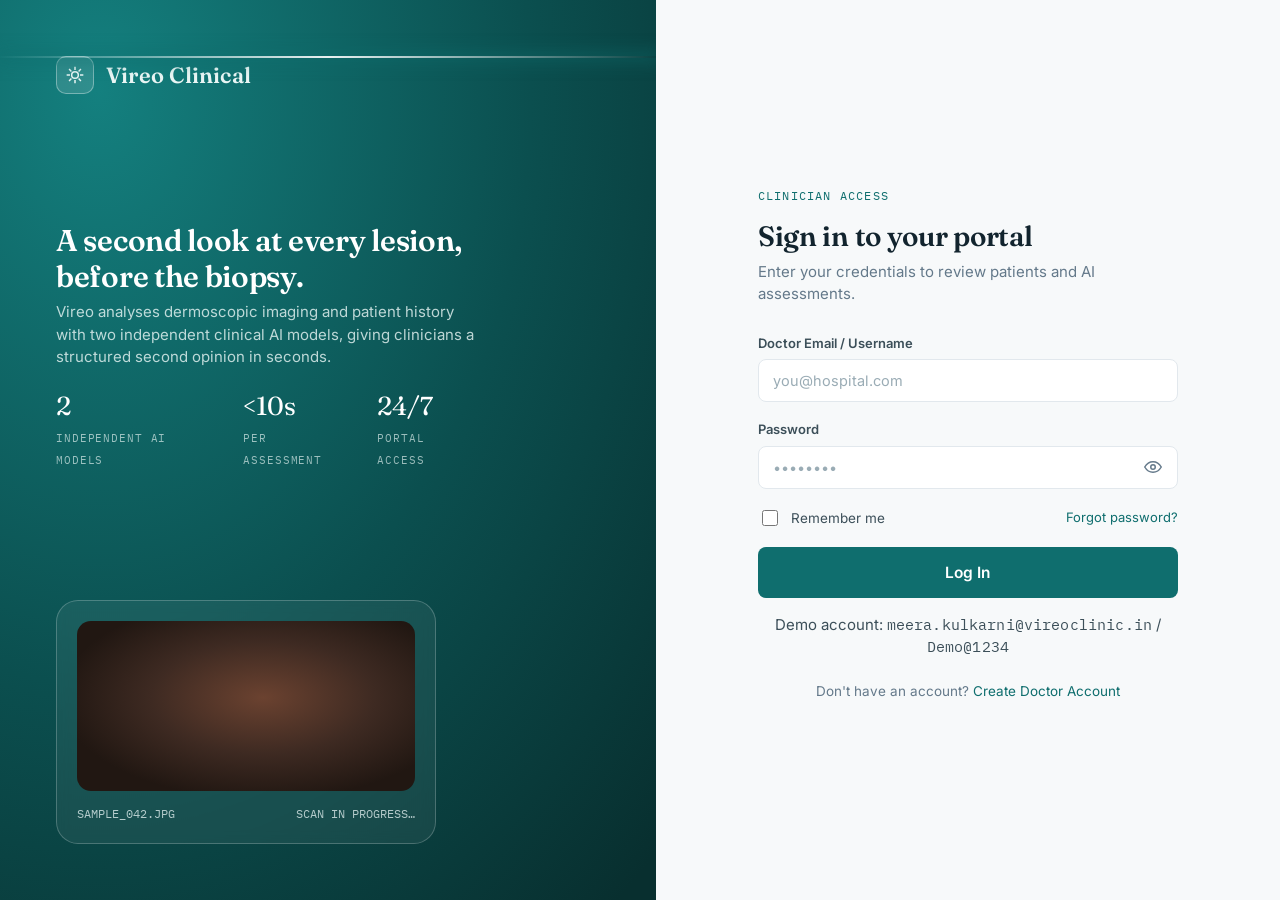
<file: frontend/index.html>
<!DOCTYPE html>
<html lang="en">
<head>
<meta charset="UTF-8">
<meta name="viewport" content="width=device-width, initial-scale=1.0">
<title>Doctor Login · Vireo Clinical</title>
<link rel="preconnect" href="https://fonts.googleapis.com">
<link href="https://fonts.googleapis.com/css2?family=Fraunces:wght@500;600;700&family=Inter:wght@400;500;600;700&family=IBM+Plex+Mono:wght@400;500;700&display=swap" rel="stylesheet">
<link rel="stylesheet" href="css/style.css">
</head>
<body>

<div class="auth-shell">
  <!-- Visual side -->
  <div class="auth-visual scan-frame">
    <div class="brand">
      <span class="brand-mark">
        <svg viewBox="0 0 24 24" fill="none" stroke="#EAF6F5" stroke-width="1.8"><path d="M12 2v4M12 18v4M4.9 4.9l2.8 2.8M16.3 16.3l2.8 2.8M2 12h4M18 12h4M4.9 19.1l2.8-2.8M16.3 7.7l2.8-2.8"/><circle cx="12" cy="12" r="4"/></svg>
      </span>
      Vireo Clinical
    </div>

    <div class="auth-copy-block">
      <h2>A second look at every lesion, before the biopsy.</h2>
      <p>Vireo analyses dermoscopic imaging and patient history with two independent clinical AI models, giving clinicians a structured second opinion in seconds.</p>
      <div class="auth-stats">
        <div><span>2</span><small>Independent AI Models</small></div>
        <div><span>&lt;10s</span><small>Per Assessment</small></div>
        <div><span>24/7</span><small>Portal Access</small></div>
      </div>
    </div>

    <div class="auth-lesion-card">
      <div class="swatch"></div>
      <div class="swatch-caption">
        <span>SAMPLE_042.JPG</span>
        <span>SCAN IN PROGRESS…</span>
      </div>
    </div>
  </div>

  <!-- Form side -->
  <div class="auth-form-side">
    <div class="auth-form-wrap">
      <div class="eyebrow">Clinician Access</div>
      <h1>Sign in to your portal</h1>
      <p class="sub">Enter your credentials to review patients and AI assessments.</p>

      <form id="loginForm" novalidate>
        <div class="field">
          <label for="loginEmail">Doctor Email / Username</label>
          <input type="text" id="loginEmail" placeholder="you@hospital.com" autocomplete="username">
          <div class="error">⚠ <span></span></div>
        </div>

        <div class="field">
          <label for="loginPassword">Password</label>
          <div class="password-field">
            <input type="password" id="loginPassword" placeholder="••••••••" autocomplete="current-password">
            <button type="button" class="toggle-pw" aria-label="Show password">
              <svg width="18" height="18" viewBox="0 0 24 24" fill="none" stroke="currentColor" stroke-width="2"><path d="M1 12s4-7 11-7 11 7 11 7-4 7-11 7-11-7-11-7z"/><circle cx="12" cy="12" r="3"/></svg>
            </button>
          </div>
          <div class="error">⚠ <span></span></div>
        </div>

        <div class="form-top-row">
          <label class="checkbox-row" style="align-items:center;">
            <input type="checkbox" id="rememberMe">
            Remember me
          </label>
          <a href="#" onclick="toast('Please contact hospital administration for credentials recovery.', 'info'); return false;" style="font-size:13px;">Forgot password?</a>
        </div>

        <button type="submit" class="btn btn-primary btn-block btn-lg">Log In</button>

        <p class="hint" style="text-align:center; margin-top:16px;">Demo account: <span class="mono">meera.kulkarni@vireoclinic.in</span> / <span class="mono">Demo@1234</span></p>
      </form>

      <p style="text-align:center; margin-top:22px; color:var(--muted); font-size:13.5px;">
        Don't have an account? <a href="signup.html">Create Doctor Account</a>
      </p>
    </div>
  </div>
</div>

<script src="js/script.js"></script>
</body>
</html>
</file>
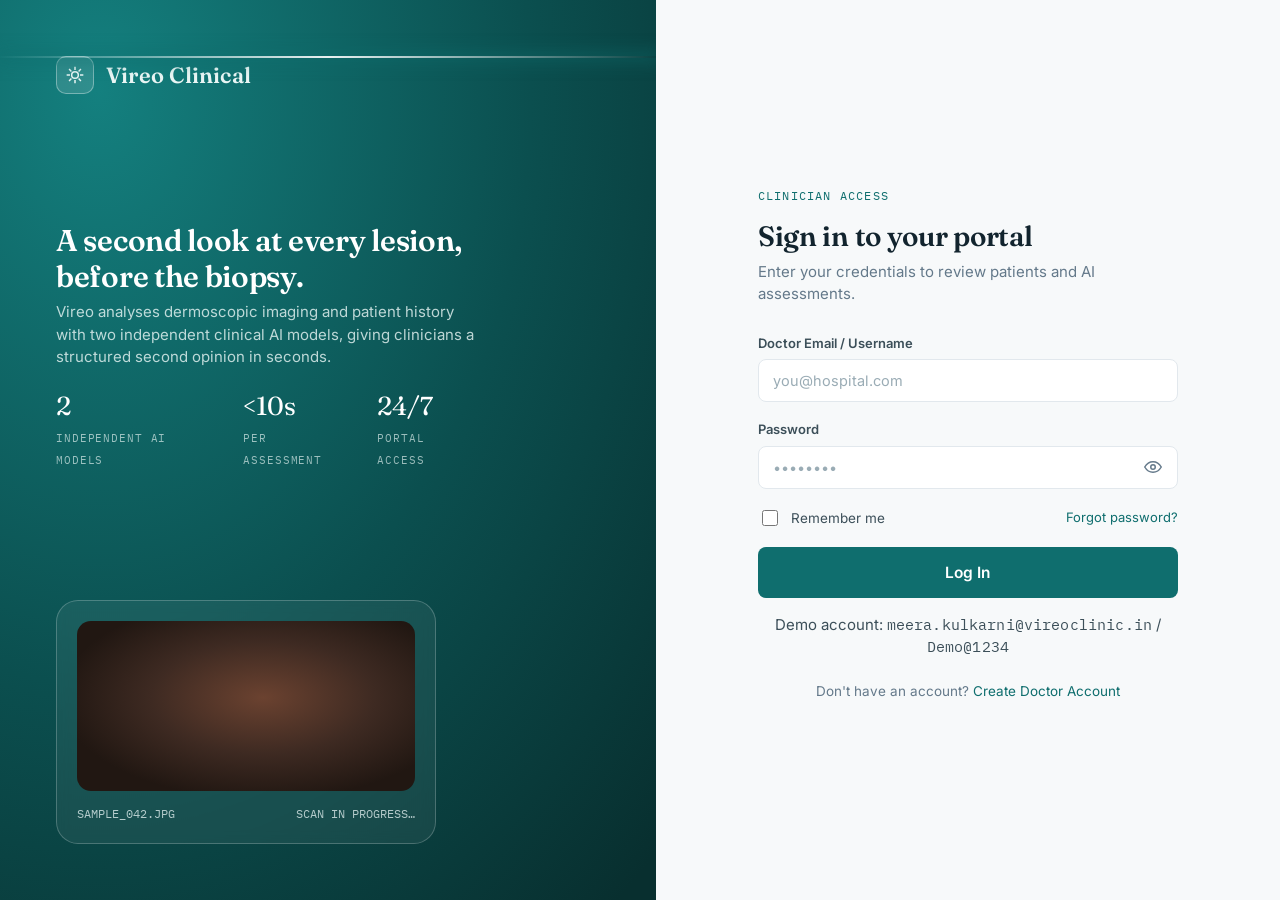
<file: frontend/dashboard.html>
<!DOCTYPE html>
<html lang="en">
<head>
<meta charset="UTF-8">
<meta http-equiv="Cache-Control" content="no-cache, no-store, must-revalidate">
<meta http-equiv="Pragma" content="no-cache">
<meta http-equiv="Expires" content="0">
<meta name="viewport" content="width=device-width, initial-scale=1.0">
<title>Dashboard · Vireo Clinical</title>
<link rel="preconnect" href="https://fonts.googleapis.com">
<link href="https://fonts.googleapis.com/css2?family=Fraunces:wght@500;600;700&family=Inter:wght@400;500;600;700&family=IBM+Plex+Mono:wght@400;500;700&display=swap" rel="stylesheet">
<link rel="stylesheet" href="css/style.css">
</head>
<body>

<div class="app-shell">
  <aside class="sidebar">
    <div class="brand">
      <span class="brand-mark">
        <svg viewBox="0 0 24 24" fill="none" stroke="#fff" stroke-width="1.8" width="18" height="18"><path d="M12 2v4M12 18v4M4.9 4.9l2.8 2.8M16.3 16.3l2.8 2.8M2 12h4M18 12h4M4.9 19.1l2.8-2.8M16.3 7.7l2.8-2.8"/><circle cx="12" cy="12" r="4"/></svg>
      </span>
      Vireo Clinical
    </div>
    <nav>
      <a href="dashboard.html" class="nav-item active">
        <svg viewBox="0 0 24 24" fill="none" stroke="currentColor" stroke-width="2"><rect x="3" y="3" width="7" height="9" rx="1"/><rect x="14" y="3" width="7" height="5" rx="1"/><rect x="14" y="12" width="7" height="9" rx="1"/><rect x="3" y="16" width="7" height="5" rx="1"/></svg>
        Dashboard
      </a>
      <a href="predict.html" class="nav-item">
        <svg viewBox="0 0 24 24" fill="none" stroke="currentColor" stroke-width="2"><path d="M12 2v4M12 18v4M4.9 4.9l2.8 2.8M16.3 16.3l2.8 2.8M2 12h4M18 12h4M4.9 19.1l2.8-2.8M16.3 7.7l2.8-2.8"/><circle cx="12" cy="12" r="4"/></svg>
        AI Prediction
      </a>
      <a href="patients.html" class="nav-item">
        <svg viewBox="0 0 24 24" fill="none" stroke="currentColor" stroke-width="2"><path d="M17 21v-2a4 4 0 00-4-4H5a4 4 0 00-4 4v2"/><circle cx="9" cy="7" r="4"/><path d="M23 21v-2a4 4 0 00-3-3.87M16 3.13a4 4 0 010 7.75"/></svg>
        Patients
      </a>
      <a href="reports.html" class="nav-item">
        <svg viewBox="0 0 24 24" fill="none" stroke="currentColor" stroke-width="2"><path d="M14 2H6a2 2 0 00-2 2v16a2 2 0 002 2h12a2 2 0 002-2V8z"/><path d="M14 2v6h6M9 15h6M9 11h6"/></svg>
        Reports
      </a>
      <div class="nav-section-label">Account</div>
      <a href="profile.html" class="nav-item">
        <svg viewBox="0 0 24 24" fill="none" stroke="currentColor" stroke-width="2"><circle cx="12" cy="8" r="4"/><path d="M4 21v-1a6 6 0 016-6h4a6 6 0 016 6v1"/></svg>
        Profile
      </a>
      <a href="#" class="nav-item" data-logout>
        <svg viewBox="0 0 24 24" fill="none" stroke="currentColor" stroke-width="2"><path d="M9 21H5a2 2 0 01-2-2V5a2 2 0 012-2h4M16 17l5-5-5-5M21 12H9"/></svg>
        Logout
      </a>
    </nav>
    <div class="sidebar-foot">Vireo Clinical v0.9 · Prototype</div>
  </aside>

  <div class="main-area">
    <header class="topbar">
      <div class="flex" style="align-items:center; gap:14px;">
        <button class="menu-toggle" aria-label="Toggle menu">
          <svg width="22" height="22" viewBox="0 0 24 24" fill="none" stroke="currentColor" stroke-width="2"><line x1="3" y1="12" x2="21" y2="12"/><line x1="3" y1="6" x2="21" y2="6"/><line x1="3" y1="18" x2="21" y2="18"/></svg>
        </button>
        <div>
          <h1 class="page-title">Dashboard</h1>
          <div class="page-date" data-current-date></div>
        </div>
      </div>
      <div class="topbar-right">
        <button class="icon-btn" aria-label="Notifications"><svg width="18" height="18" viewBox="0 0 24 24" fill="none" stroke="currentColor" stroke-width="2"><path d="M18 8a6 6 0 00-12 0c0 7-3 9-3 9h18s-3-2-3-9"/><path d="M13.73 21a2 2 0 01-3.46 0"/></svg><span class="dot"></span></button>
        <div class="doctor-chip">
          <div class="avatar" data-doctor-initials>DR</div>
          <div>
            <div class="name" data-doctor-name>Doctor</div>
            <div class="role" data-doctor-role>Specialization</div>
          </div>
        </div>
      </div>
    </header>

    <main class="content">
      <div class="stat-grid">
        <div class="stat-card i-teal">
          <div class="stat-icon"><svg width="20" height="20" viewBox="0 0 24 24" fill="none" stroke="currentColor" stroke-width="2"><path d="M17 21v-2a4 4 0 00-4-4H5a4 4 0 00-4 4v2"/><circle cx="9" cy="7" r="4"/></svg></div>
          <div class="stat-value" id="statTotalPatients">0</div>
          <div class="stat-label">Total Patients</div>
        </div>
        <div class="stat-card i-amber">
          <div class="stat-icon"><svg width="20" height="20" viewBox="0 0 24 24" fill="none" stroke="currentColor" stroke-width="2"><rect x="3" y="4" width="18" height="18" rx="2"/><path d="M16 2v4M8 2v4M3 10h18"/></svg></div>
          <div class="stat-value" id="statTodayPatients">0</div>
          <div class="stat-label">Today's Patients</div>
        </div>
        <div class="stat-card i-teal">
          <div class="stat-icon"><svg width="20" height="20" viewBox="0 0 24 24" fill="none" stroke="currentColor" stroke-width="2"><path d="M12 20V10M18 20V4M6 20v-4"/></svg></div>
          <div class="stat-value" id="statTotalPredictions">0</div>
          <div class="stat-label">Total Predictions</div>
        </div>
        <div class="stat-card i-red">
          <div class="stat-icon"><svg width="20" height="20" viewBox="0 0 24 24" fill="none" stroke="currentColor" stroke-width="2"><path d="M10.29 3.86L1.82 18a2 2 0 001.71 3h16.94a2 2 0 001.71-3L13.71 3.86a2 2 0 00-3.42 0z"/><line x1="12" y1="9" x2="12" y2="13"/><line x1="12" y1="17" x2="12.01" y2="17"/></svg></div>
          <div class="stat-value" id="statHighRisk">0</div>
          <div class="stat-label">High-Risk Cases</div>
        </div>
      </div>

      <div class="card card-pad">
        <div class="section-head">
          <h2>Recent Patients</h2>
          <a href="patients.html" class="btn btn-outline btn-sm">View all →</a>
        </div>
        <div style="overflow-x:auto;">
          <table>
            <thead>
              <tr>
                <th>Patient ID</th><th>Name</th><th>Age</th><th>Date</th><th>Risk Level</th><th>Prediction</th><th>Report</th>
              </tr>
            </thead>
            <tbody id="recentPatientsBody"></tbody>
          </table>
        </div>
      </div>
    </main>
  </div>
</div>

<script src="js/script.js"></script>
<script>requireAuth();</script>
</body>
</html>
</file>
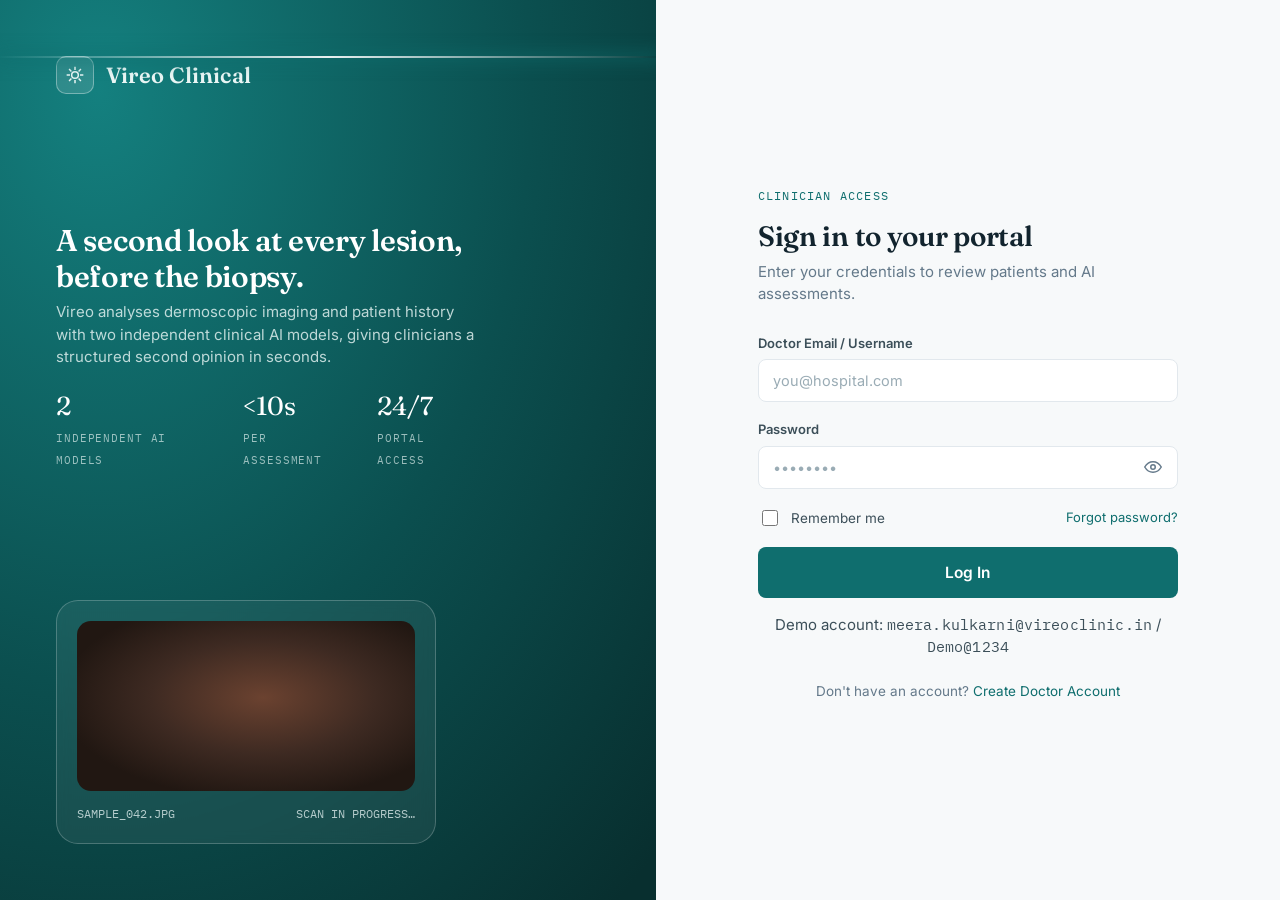
<file: frontend/patient.html>
<!DOCTYPE html>
<html lang="en">
<head>
<meta charset="UTF-8">
<meta http-equiv="Cache-Control" content="no-cache, no-store, must-revalidate">
<meta http-equiv="Pragma" content="no-cache">
<meta http-equiv="Expires" content="0">
<meta name="viewport" content="width=device-width, initial-scale=1.0">
<title>Patient Clinical Assessment · Vireo Clinical</title>
<link rel="preconnect" href="https://fonts.googleapis.com">
<link href="https://fonts.googleapis.com/css2?family=Fraunces:wght@500;600;700&family=Inter:wght@400;500;600;700&family=IBM+Plex+Mono:wght@400;500;700&display=swap" rel="stylesheet">
<link rel="stylesheet" href="css/style.css">
</head>
<body>

<div class="app-shell">
  <aside class="sidebar">
    <div class="brand">
      <span class="brand-mark">
        <svg viewBox="0 0 24 24" fill="none" stroke="#fff" stroke-width="1.8" width="18" height="18"><path d="M12 2v4M12 18v4M4.9 4.9l2.8 2.8M16.3 16.3l2.8 2.8M2 12h4M18 12h4M4.9 19.1l2.8-2.8M16.3 7.7l2.8-2.8"/><circle cx="12" cy="12" r="4"/></svg>
      </span>
      Vireo Clinical
    </div>
    <nav>
      <a href="dashboard.html" class="nav-item">
        <svg viewBox="0 0 24 24" fill="none" stroke="currentColor" stroke-width="2"><rect x="3" y="3" width="7" height="9" rx="1"/><rect x="14" y="3" width="7" height="5" rx="1"/><rect x="14" y="12" width="7" height="9" rx="1"/><rect x="3" y="16" width="7" height="5" rx="1"/></svg>
        Dashboard
      </a>
      <a href="predict.html" class="nav-item">
        <svg viewBox="0 0 24 24" fill="none" stroke="currentColor" stroke-width="2"><path d="M12 2v4M12 18v4M4.9 4.9l2.8 2.8M16.3 16.3l2.8 2.8M2 12h4M18 12h4M4.9 19.1l2.8-2.8M16.3 7.7l2.8-2.8"/><circle cx="12" cy="12" r="4"/></svg>
        AI Prediction
      </a>
      <a href="patients.html" class="nav-item">
        <svg viewBox="0 0 24 24" fill="none" stroke="currentColor" stroke-width="2"><path d="M17 21v-2a4 4 0 00-4-4H5a4 4 0 00-4 4v2"/><circle cx="9" cy="7" r="4"/><path d="M23 21v-2a4 4 0 00-3-3.87M16 3.13a4 4 0 010 7.75"/></svg>
        Patients
      </a>
      <a href="reports.html" class="nav-item">
        <svg viewBox="0 0 24 24" fill="none" stroke="currentColor" stroke-width="2"><path d="M14 2H6a2 2 0 00-2 2v16a2 2 0 002 2h12a2 2 0 002-2V8z"/><path d="M14 2v6h6M9 15h6M9 11h6"/></svg>
        Reports
      </a>
      <div class="nav-section-label">Account</div>
      <a href="profile.html" class="nav-item">
        <svg viewBox="0 0 24 24" fill="none" stroke="currentColor" stroke-width="2"><circle cx="12" cy="8" r="4"/><path d="M4 21v-1a6 6 0 016-6h4a6 6 0 016 6v1"/></svg>
        Profile
      </a>
      <a href="#" class="nav-item" data-logout>
        <svg viewBox="0 0 24 24" fill="none" stroke="currentColor" stroke-width="2"><path d="M9 21H5a2 2 0 01-2-2V5a2 2 0 012-2h4M16 17l5-5-5-5M21 12H9"/></svg>
        Logout
      </a>
    </nav>
    <div class="sidebar-foot">Vireo Clinical v0.9 · Prototype</div>
  </aside>

  <div class="main-area">
    <header class="topbar">
      <div class="flex" style="align-items:center; gap:14px;">
        <button class="menu-toggle" aria-label="Toggle menu">
          <svg width="22" height="22" viewBox="0 0 24 24" fill="none" stroke="currentColor" stroke-width="2"><line x1="3" y1="12" x2="21" y2="12"/><line x1="3" y1="6" x2="21" y2="6"/><line x1="3" y1="18" x2="21" y2="18"/></svg>
        </button>
        <div>
          <h1 class="page-title">Patient Information</h1>
          <div class="page-date" data-current-date></div>
        </div>
      </div>
      <div class="topbar-right">
        <div class="doctor-chip">
          <div class="avatar" data-doctor-initials>DR</div>
          <div>
            <div class="name" data-doctor-name>Doctor</div>
            <div class="role" data-doctor-role>Specialization</div>
          </div>
        </div>
      </div>
    </header>

    <main class="content">
      <div class="form-stepper">
        <div class="step done"><span class="num">✓</span> Basic Information</div>
        <div class="step done"><span class="num">✓</span> Clinical Information</div>
        <div class="step active"><span class="num">3</span> Lesion Image</div>
      </div>

      <form id="patientForm" novalidate>
        <div class="card card-pad" style="margin-bottom:22px;">
          <div class="form-section">
            <div class="form-section-title"><span class="idx">01</span> Basic Information</div>
            <div class="form-section-sub">Identity and contact details for this patient.</div>

            <div class="form-row-split">
              <div class="field">
                <label for="patName">Patient Full Name</label>
                <input type="text" id="patName" data-required="true" placeholder="Full name">
                <div class="error">⚠ <span></span></div>
              </div>
              <div class="field">
                <label for="patId">Patient ID <span class="text-muted" style="font-weight:400;">(auto-generated if left blank)</span></label>
                <input type="text" id="patId" placeholder="PT-10001">
              </div>
            </div>

            <div class="form-row-3">
              <div class="field">
                <label for="patAge">Age</label>
                <input type="number" id="patAge" data-required="true" min="0" max="120" placeholder="e.g. 45">
                <div class="error">⚠ <span></span></div>
              </div>
              <div class="field">
                <label for="patGender">Gender</label>
                <select id="patGender" data-required="true">
                  <option value="">Select</option>
                  <option>Male</option>
                  <option>Female</option>
                  <option>Other</option>
                </select>
                <div class="error">⚠ <span></span></div>
              </div>
              <div class="field">
                <label for="patDob">Date of Birth</label>
                <input type="date" id="patDob">
              </div>
            </div>

            <div class="form-row-split">
              <div class="field">
                <label for="patPhone">Phone Number</label>
                <input type="tel" id="patPhone" data-required="true" placeholder="+91 98765 43210">
                <div class="error">⚠ <span></span></div>
              </div>
              <div class="field">
                <label for="patEmail">Email</label>
                <input type="text" id="patEmail" placeholder="patient@email.com">
                <div class="error">⚠ <span></span></div>
              </div>
            </div>

            <div class="field">
              <label for="patAddress">Address</label>
              <textarea id="patAddress" rows="2" placeholder="Street, city, state"></textarea>
            </div>
          </div>

          <div class="form-section">
            <div class="form-section-title"><span class="idx">02</span> Clinical Information</div>
            <div class="form-section-sub">Details about the lesion and relevant medical history.</div>

            <div class="field">
              <label>Lesion Location</label>
              <div class="chip-grid">
                <label class="chip"><input type="radio" name="lesionLocation" value="Face"> Face</label>
                <label class="chip"><input type="radio" name="lesionLocation" value="Scalp"> Scalp</label>
                <label class="chip"><input type="radio" name="lesionLocation" value="Neck"> Neck</label>
                <label class="chip"><input type="radio" name="lesionLocation" value="Chest"> Chest</label>
                <label class="chip"><input type="radio" name="lesionLocation" value="Back"> Back</label>
                <label class="chip"><input type="radio" name="lesionLocation" value="Arm"> Arm</label>
                <label class="chip"><input type="radio" name="lesionLocation" value="Hand"> Hand</label>
                <label class="chip"><input type="radio" name="lesionLocation" value="Leg"> Leg</label>
                <label class="chip"><input type="radio" name="lesionLocation" value="Foot"> Foot</label>
                <label class="chip"><input type="radio" name="lesionLocation" value="Other"> Other</label>
              </div>
            </div>

            <div class="form-row-split">
              <div class="field">
                <label for="lesionDuration">Lesion Duration</label>
                <input type="text" id="lesionDuration" placeholder="e.g. 3 months">
              </div>
              <div class="field">
                <label>Sun / UV Exposure Level</label>
                <div class="range-slider-row">
                  <input type="range" id="uvExposure" min="0" max="4" value="2">
                  <span class="range-val" id="uvExposureVal">Moderate</span>
                </div>
              </div>
            </div>

            <div class="form-row-split" style="margin-bottom:0;">
              <div class="field">
                <label>Has the lesion changed recently?</label>
                <div class="pill-toggle">
                  <input type="radio" name="changed" id="changedYes" value="Yes"><label for="changedYes">Yes</label>
                  <input type="radio" name="changed" id="changedNo" value="No"><label for="changedNo">No</label>
                </div>
              </div>
              <div class="field">
                <label>Itching?</label>
                <div class="pill-toggle">
                  <input type="radio" name="itching" id="itchingYes" value="Yes"><label for="itchingYes">Yes</label>
                  <input type="radio" name="itching" id="itchingNo" value="No"><label for="itchingNo">No</label>
                </div>
              </div>
            </div>

            <div class="form-row-split">
              <div class="field">
                <label>Bleeding?</label>
                <div class="pill-toggle">
                  <input type="radio" name="bleeding" id="bleedingYes" value="Yes"><label for="bleedingYes">Yes</label>
                  <input type="radio" name="bleeding" id="bleedingNo" value="No"><label for="bleedingNo">No</label>
                </div>
              </div>
              <div class="field">
                <label>Pain?</label>
                <div class="pill-toggle">
                  <input type="radio" name="pain" id="painYes" value="Yes"><label for="painYes">Yes</label>
                  <input type="radio" name="pain" id="painNo" value="No"><label for="painNo">No</label>
                </div>
              </div>
            </div>

            <div class="form-row-split">
              <div class="field">
                <label>Family history of skin cancer?</label>
                <div class="pill-toggle">
                  <input type="radio" name="familyHistory" id="famYes" value="Yes"><label for="famYes">Yes</label>
                  <input type="radio" name="familyHistory" id="famNo" value="No"><label for="famNo">No</label>
                </div>
              </div>
              <div class="field">
                <label>Previous history of skin cancer?</label>
                <div class="pill-toggle">
                  <input type="radio" name="previousHistory" id="prevYes" value="Yes"><label for="prevYes">Yes</label>
                  <input type="radio" name="previousHistory" id="prevNo" value="No"><label for="prevNo">No</label>
                </div>
              </div>
            </div>

            <div class="field" style="margin-bottom:0;">
              <label for="clinicalNotes">Additional Clinical Notes</label>
              <textarea id="clinicalNotes" rows="3" placeholder="Any other observations relevant to this assessment…"></textarea>
            </div>
          </div>
        </div>

        <div class="card card-pad">
          <div class="form-section" style="margin-bottom:0;">
            <div class="form-section-title"><span class="idx">03</span> Skin Lesion Image</div>
            <div class="form-section-sub">Upload a clear, well-lit image of the lesion for AI analysis.</div>

            <input type="file" id="lesionImageInput" accept=".jpg,.jpeg,.png,image/jpeg,image/png" style="display:none;">

            <div class="dropzone" id="dropzone">
              <div class="dz-icon">
                <svg width="24" height="24" viewBox="0 0 24 24" fill="none" stroke="currentColor" stroke-width="2"><path d="M21 15v4a2 2 0 01-2 2H5a2 2 0 01-2-2v-4"/><polyline points="17 8 12 3 7 8"/><line x1="12" y1="3" x2="12" y2="15"/></svg>
              </div>
              <h4>Drag &amp; drop the lesion image here</h4>
              <p class="text-muted" style="margin-bottom:12px;">or</p>
              <button type="button" class="btn btn-outline btn-sm" id="patientBrowseBtn">Browse Image</button>
              <div class="formats">SUPPORTED: JPG · JPEG · PNG &nbsp;·&nbsp; MAX SIZE: 10MB</div>
            </div>

            <div class="image-preview-wrap" id="imagePreviewWrap">
              <img id="imagePreviewImg" alt="Lesion preview" style="cursor:pointer;" title="Click image to change">
              <button type="button" class="remove-img" id="removeImageBtn" aria-label="Remove image">
                <svg width="16" height="16" viewBox="0 0 24 24" fill="none" stroke="currentColor" stroke-width="2"><line x1="18" y1="6" x2="6" y2="18"/><line x1="6" y1="6" x2="18" y2="18"/></svg>
              </button>
              <div class="img-tag" id="imgFileName"></div>
            </div>
            <div id="patientPreviewActions" style="display:none; margin-top:10px; gap:8px; align-items:center;">
              <button type="button" class="btn btn-outline btn-sm" id="patientReplaceBtn">
                <svg width="14" height="14" viewBox="0 0 24 24" fill="none" stroke="currentColor" stroke-width="2" style="margin-right:5px; vertical-align:-2px;"><path d="M21 15v4a2 2 0 01-2 2H5a2 2 0 01-2-2v-4"/><polyline points="17 8 12 3 7 8"/><line x1="12" y1="3" x2="12" y2="15"/></svg>
                Choose Different Image
              </button>
              <span class="text-muted" style="font-size:12px;">or click preview image to replace</span>
            </div>
          </div>
        </div>

        <div class="action-row">
          <button type="submit" class="btn btn-primary btn-lg">Analyze Patient</button>
          <a href="dashboard.html" class="btn btn-ghost">Cancel</a>
        </div>
      </form>
    </main>
  </div>
</div>

<script src="js/script.js"></script>
<script>requireAuth();</script>
</body>
</html>
</file>
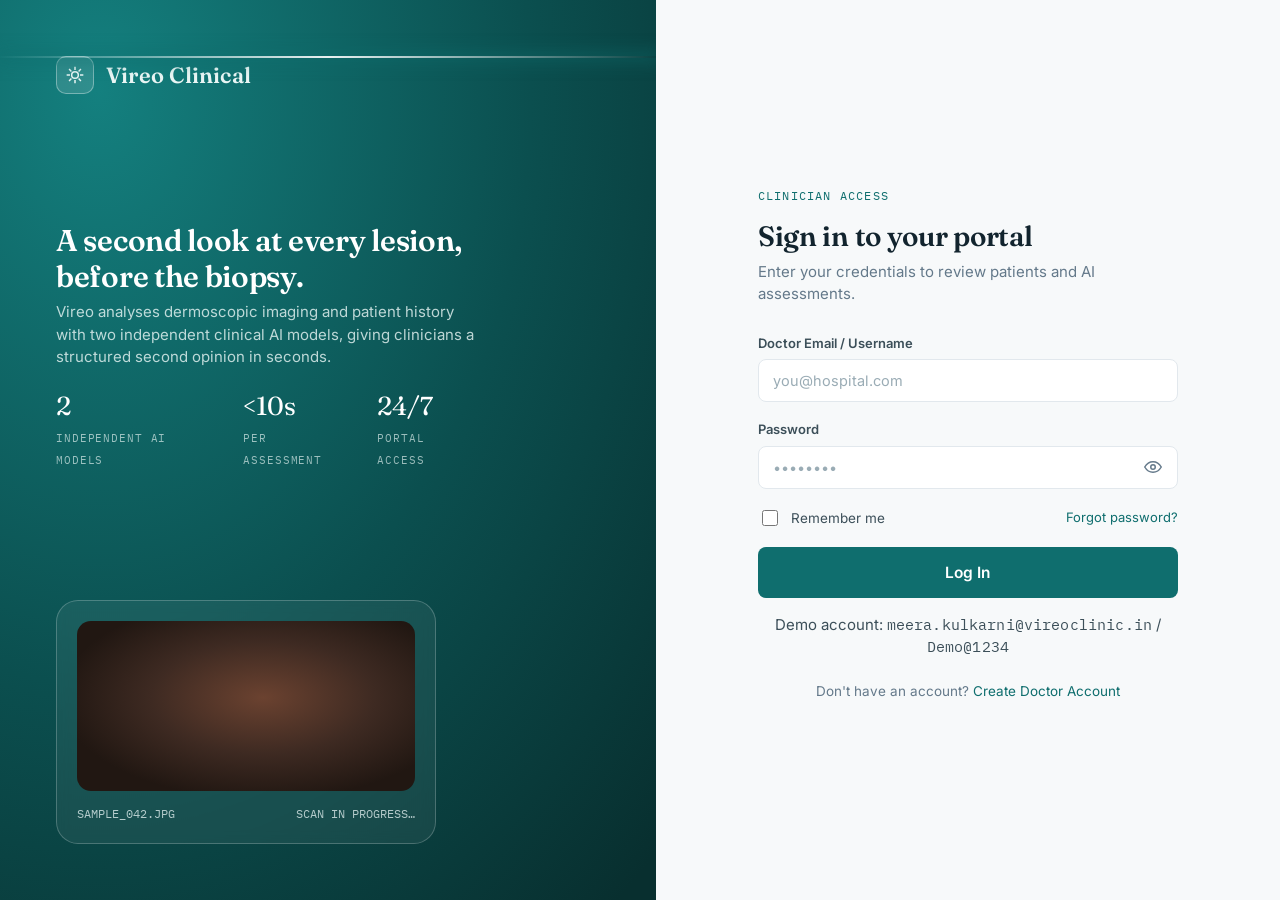
<file: frontend/patients.html>
<!DOCTYPE html>
<html lang="en">
<head>
<meta charset="UTF-8">
<meta http-equiv="Cache-Control" content="no-cache, no-store, must-revalidate">
<meta http-equiv="Pragma" content="no-cache">
<meta http-equiv="Expires" content="0">
<meta name="viewport" content="width=device-width, initial-scale=1.0">
<title>Patients · Vireo Clinical</title>
<link rel="preconnect" href="https://fonts.googleapis.com">
<link href="https://fonts.googleapis.com/css2?family=Fraunces:wght@500;600;700&family=Inter:wght@400;500;600;700&family=IBM+Plex+Mono:wght@400;500;700&display=swap" rel="stylesheet">
<link rel="stylesheet" href="css/style.css">
</head>
<body>

<div class="app-shell">
  <aside class="sidebar">
    <div class="brand">
      <span class="brand-mark">
        <svg viewBox="0 0 24 24" fill="none" stroke="#fff" stroke-width="1.8" width="18" height="18"><path d="M12 2v4M12 18v4M4.9 4.9l2.8 2.8M16.3 16.3l2.8 2.8M2 12h4M18 12h4M4.9 19.1l2.8-2.8M16.3 7.7l2.8-2.8"/><circle cx="12" cy="12" r="4"/></svg>
      </span>
      Vireo Clinical
    </div>
    <nav>
      <a href="dashboard.html" class="nav-item">
        <svg viewBox="0 0 24 24" fill="none" stroke="currentColor" stroke-width="2"><rect x="3" y="3" width="7" height="9" rx="1"/><rect x="14" y="3" width="7" height="5" rx="1"/><rect x="14" y="12" width="7" height="9" rx="1"/><rect x="3" y="16" width="7" height="5" rx="1"/></svg>
        Dashboard
      </a>
      <a href="predict.html" class="nav-item">
        <svg viewBox="0 0 24 24" fill="none" stroke="currentColor" stroke-width="2"><path d="M12 2v4M12 18v4M4.9 4.9l2.8 2.8M16.3 16.3l2.8 2.8M2 12h4M18 12h4M4.9 19.1l2.8-2.8M16.3 7.7l2.8-2.8"/><circle cx="12" cy="12" r="4"/></svg>
        AI Prediction
      </a>
      <a href="patients.html" class="nav-item active">
        <svg viewBox="0 0 24 24" fill="none" stroke="currentColor" stroke-width="2"><path d="M17 21v-2a4 4 0 00-4-4H5a4 4 0 00-4 4v2"/><circle cx="9" cy="7" r="4"/><path d="M23 21v-2a4 4 0 00-3-3.87M16 3.13a4 4 0 010 7.75"/></svg>
        Patients
      </a>
      <a href="reports.html" class="nav-item">
        <svg viewBox="0 0 24 24" fill="none" stroke="currentColor" stroke-width="2"><path d="M14 2H6a2 2 0 00-2 2v16a2 2 0 002 2h12a2 2 0 002-2V8z"/><path d="M14 2v6h6M9 15h6M9 11h6"/></svg>
        Reports
      </a>
      <div class="nav-section-label">Account</div>
      <a href="profile.html" class="nav-item">
        <svg viewBox="0 0 24 24" fill="none" stroke="currentColor" stroke-width="2"><circle cx="12" cy="8" r="4"/><path d="M4 21v-1a6 6 0 016-6h4a6 6 0 016 6v1"/></svg>
        Profile
      </a>
      <a href="#" class="nav-item" data-logout>
        <svg viewBox="0 0 24 24" fill="none" stroke="currentColor" stroke-width="2"><path d="M9 21H5a2 2 0 01-2-2V5a2 2 0 012-2h4M16 17l5-5-5-5M21 12H9"/></svg>
        Logout
      </a>
    </nav>
    <div class="sidebar-foot">Vireo Clinical v0.9 · Prototype</div>
  </aside>

  <div class="main-area">
    <header class="topbar">
      <div class="flex" style="align-items:center; gap:14px;">
        <button class="menu-toggle" aria-label="Toggle menu">
          <svg width="22" height="22" viewBox="0 0 24 24" fill="none" stroke="currentColor" stroke-width="2"><line x1="3" y1="12" x2="21" y2="12"/><line x1="3" y1="6" x2="21" y2="6"/><line x1="3" y1="18" x2="21" y2="18"/></svg>
        </button>
        <div>
          <h1 class="page-title">Patients</h1>
          <div class="page-date" data-current-date></div>
        </div>
      </div>
      <div class="topbar-right">
        <button class="icon-btn" aria-label="Notifications"><svg width="18" height="18" viewBox="0 0 24 24" fill="none" stroke="currentColor" stroke-width="2"><path d="M18 8a6 6 0 00-12 0c0 7-3 9-3 9h18s-3-2-3-9"/><path d="M13.73 21a2 2 0 01-3.46 0"/></svg><span class="dot"></span></button>
        <div class="doctor-chip">
          <div class="avatar" data-doctor-initials>DR</div>
          <div>
            <div class="name" data-doctor-name>Doctor</div>
            <div class="role" data-doctor-role>Specialization</div>
          </div>
        </div>
      </div>
    </header>

    <main class="content">
      <div class="card card-pad">
        <div class="section-head">
          <h2>Patient History</h2>
        </div>

        <div class="table-toolbar">
          <div class="search-box">
            <svg viewBox="0 0 24 24" fill="none" stroke="currentColor" stroke-width="2"><circle cx="11" cy="11" r="8"/><line x1="21" y1="21" x2="16.65" y2="16.65"/></svg>
            <input type="text" id="patientSearch" placeholder="Search by name or patient ID…">
          </div>
          <select id="riskFilter" class="select-filter">
            <option value="all">All Risk Levels</option>
            <option value="low">Low Risk</option>
            <option value="moderate">Moderate Risk</option>
            <option value="high">High Risk</option>
          </select>
          <input type="date" id="dateFilter" class="select-filter">
        </div>

        <div style="overflow-x:auto;">
          <table>
            <thead>
              <tr>
                <th data-sort="patientId">Patient ID</th>
                <th data-sort="name">Patient Name</th>
                <th data-sort="age">Age</th>
                <th data-sort="date">Date</th>
                <th data-sort="risk">Risk Level</th>
                <th data-sort="prediction">Prediction</th>
                <th>View Report</th>
              </tr>
            </thead>
            <tbody id="patientsBody"></tbody>
          </table>
        </div>
      </div>
    </main>
  </div>
</div>

<script src="js/script.js"></script>
<script>requireAuth();</script>
</body>
</html>
</file>
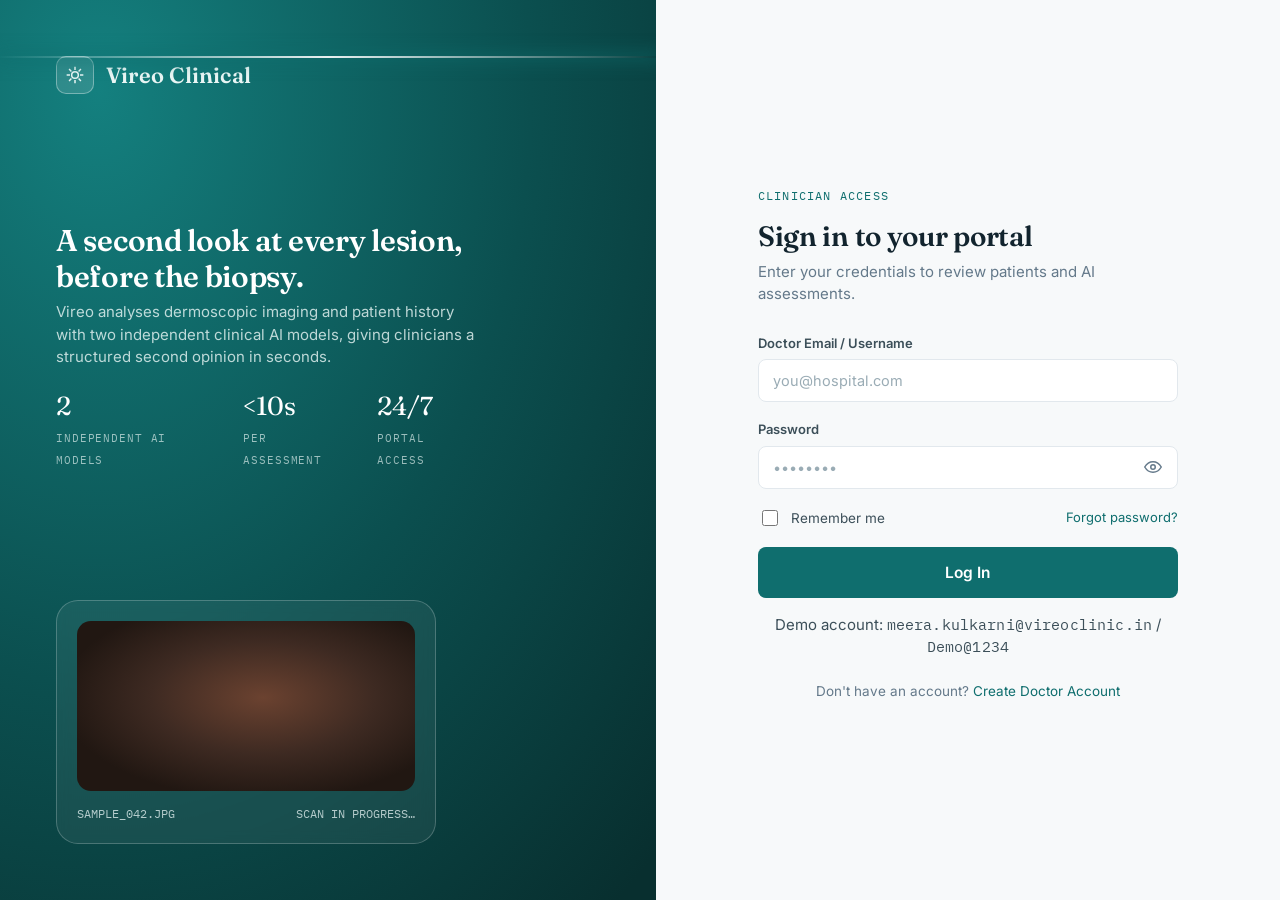
<file: frontend/predict.html>
<!DOCTYPE html>
<html lang="en">
<head>
<meta charset="UTF-8">
<meta http-equiv="Cache-Control" content="no-cache, no-store, must-revalidate">
<meta http-equiv="Pragma" content="no-cache">
<meta http-equiv="Expires" content="0">
<meta name="viewport" content="width=device-width, initial-scale=1.0">
<title>AI Prediction · Vireo Clinical</title>
<link rel="preconnect" href="https://fonts.googleapis.com">
<link href="https://fonts.googleapis.com/css2?family=Fraunces:wght@500;600;700&family=Inter:wght@400;500;600;700&family=IBM+Plex+Mono:wght@400;500;700&display=swap" rel="stylesheet">
<link rel="stylesheet" href="css/style.css">
</head>
<body>

<div class="app-shell">
  <aside class="sidebar">
    <div class="brand">
      <span class="brand-mark">
        <svg viewBox="0 0 24 24" fill="none" stroke="#fff" stroke-width="1.8" width="18" height="18"><path d="M12 2v4M12 18v4M4.9 4.9l2.8 2.8M16.3 16.3l2.8 2.8M2 12h4M18 12h4M4.9 19.1l2.8-2.8M16.3 7.7l2.8-2.8"/><circle cx="12" cy="12" r="4"/></svg>
      </span>
      Vireo Clinical
    </div>
    <nav>
      <a href="dashboard.html" class="nav-item">
        <svg viewBox="0 0 24 24" fill="none" stroke="currentColor" stroke-width="2"><rect x="3" y="3" width="7" height="9" rx="1"/><rect x="14" y="3" width="7" height="5" rx="1"/><rect x="14" y="12" width="7" height="9" rx="1"/><rect x="3" y="16" width="7" height="5" rx="1"/></svg>
        Dashboard
      </a>
      <a href="predict.html" class="nav-item active">
        <svg viewBox="0 0 24 24" fill="none" stroke="currentColor" stroke-width="2"><path d="M12 2v4M12 18v4M4.9 4.9l2.8 2.8M16.3 16.3l2.8 2.8M2 12h4M18 12h4M4.9 19.1l2.8-2.8M16.3 7.7l2.8-2.8"/><circle cx="12" cy="12" r="4"/></svg>
        AI Prediction
      </a>
      <a href="patients.html" class="nav-item">
        <svg viewBox="0 0 24 24" fill="none" stroke="currentColor" stroke-width="2"><path d="M17 21v-2a4 4 0 00-4-4H5a4 4 0 00-4 4v2"/><circle cx="9" cy="7" r="4"/><path d="M23 21v-2a4 4 0 00-3-3.87M16 3.13a4 4 0 010 7.75"/></svg>
        Patients
      </a>
      <a href="reports.html" class="nav-item">
        <svg viewBox="0 0 24 24" fill="none" stroke="currentColor" stroke-width="2"><path d="M14 2H6a2 2 0 00-2 2v16a2 2 0 002 2h12a2 2 0 002-2V8z"/><path d="M14 2v6h6M9 15h6M9 11h6"/></svg>
        Reports
      </a>
      <div class="nav-section-label">Account</div>
      <a href="profile.html" class="nav-item">
        <svg viewBox="0 0 24 24" fill="none" stroke="currentColor" stroke-width="2"><circle cx="12" cy="8" r="4"/><path d="M4 21v-1a6 6 0 016-6h4a6 6 0 016 6v1"/></svg>
        Profile
      </a>
      <a href="#" class="nav-item" data-logout>
        <svg viewBox="0 0 24 24" fill="none" stroke="currentColor" stroke-width="2"><path d="M9 21H5a2 2 0 01-2-2V5a2 2 0 012-2h4M16 17l5-5-5-5M21 12H9"/></svg>
        Logout
      </a>
    </nav>
    <div class="sidebar-foot">Vireo Clinical v0.9 · Prototype</div>
  </aside>

  <div class="main-area">
    <header class="topbar">
      <div class="flex" style="align-items:center; gap:14px;">
        <button class="menu-toggle" aria-label="Toggle menu">
          <svg width="22" height="22" viewBox="0 0 24 24" fill="none" stroke="currentColor" stroke-width="2"><line x1="3" y1="12" x2="21" y2="12"/><line x1="3" y1="6" x2="21" y2="6"/><line x1="3" y1="18" x2="21" y2="18"/></svg>
        </button>
        <div>
          <h1 class="page-title">AI Prediction</h1>
          <div class="page-date" data-current-date></div>
        </div>
      </div>
      <div class="topbar-right">
        <div class="doctor-chip">
          <div class="avatar" data-doctor-initials>DR</div>
          <div>
            <div class="name" data-doctor-name>Doctor</div>
            <div class="role" data-doctor-role>Specialization</div>
          </div>
        </div>
      </div>
    </header>

    <main class="content">
      <div class="card card-pad" style="margin-bottom:22px;">
        <div class="flex" style="align-items:flex-start; gap:14px;">
          <div class="model-tag">Dual-Model Inference</div>
          <div>
            <h2 style="margin-bottom:4px;">Independent Dual-Model Assessment</h2>
            <p class="text-muted" style="margin:0;">
              EfficientNetB0 evaluates the dermoscopic lesion image; 21 clinical features (53 encoded dummy features) are processed independently by the Clinical-Only XGBoost model. Both models output independent scores without an unvalidated ensemble combination.
              <b>Experimental research prototype — not a medical diagnosis.</b>
            </p>
          </div>
        </div>
      </div>

      <div id="predInfoBanner" class="card card-pad" style="display:none; margin-bottom:22px; border-color:var(--accent); background:rgba(15,118,110,0.06);">
        <div class="flex" style="align-items:center; justify-content:space-between; gap:12px; flex-wrap:wrap;">
          <div class="flex" style="align-items:center; gap:10px;">
            <svg width="20" height="20" viewBox="0 0 24 24" fill="none" stroke="var(--accent)" stroke-width="2"><circle cx="12" cy="12" r="10"/><line x1="12" y1="16" x2="12" y2="12"/><line x1="12" y1="8" x2="12.01" y2="8"/></svg>
            <div id="predInfoText" style="font-size:13.5px; font-weight:500; color:var(--text);"></div>
          </div>
          <button type="button" class="btn btn-ghost btn-sm" id="clearPrefillBtn" style="font-size:12px;">Clear Prefill</button>
        </div>
      </div>

      <div id="predAlert" class="card card-pad" style="display:none; margin-bottom:22px; border-color:#C0392B;">
        <div class="flex" style="align-items:flex-start; gap:12px;">
          <div style="font-weight:600; color:#C0392B;">!</div>
          <div id="predAlertText" style="flex:1;"></div>
        </div>
      </div>

      <form id="predictForm" novalidate>
        <!-- Patient reference (display only; never sent to the model) -->
        <div class="card card-pad" style="margin-bottom:22px;">
          <div class="form-section">
            <div class="form-section-title"><span class="idx">01</span> Patient Reference <span class="text-muted" style="font-weight:400; font-size:13px;">(optional — used only on the report header)</span></div>
            <div class="form-row-split">
              <div class="field">
                <label for="predName">Patient Full Name</label>
                <input type="text" id="predName" placeholder="Full name">
              </div>
              <div class="field">
                <label for="predId">Patient ID <span class="text-muted" style="font-weight:400;">(auto-generated if left blank)</span></label>
                <input type="text" id="predId" placeholder="PT-10001">
              </div>
            </div>
          </div>
        </div>

        <!-- Lesion image -->
        <div class="card card-pad" style="margin-bottom:22px;">
          <div class="form-section">
            <div class="form-section-title"><span class="idx">02</span> Skin Lesion Image</div>
            <div class="form-section-sub">Upload a clear, well-lit image of the lesion for AI analysis.</div>

            <input type="file" id="predImageInput" accept=".jpg,.jpeg,.png,image/jpeg,image/png" style="display:none;">

            <div class="dropzone" id="predDropzone">
              <div class="dz-icon">
                <svg width="24" height="24" viewBox="0 0 24 24" fill="none" stroke="currentColor" stroke-width="2"><path d="M21 15v4a2 2 0 01-2 2H5a2 2 0 01-2-2v-4"/><polyline points="17 8 12 3 7 8"/><line x1="12" y1="3" x2="12" y2="15"/></svg>
              </div>
              <h4>Drag &amp; drop the lesion image here</h4>
              <p class="text-muted" style="margin-bottom:12px;">or</p>
              <button type="button" class="btn btn-outline btn-sm" id="predBrowseBtn">Browse Image</button>
              <div class="formats">SUPPORTED: JPG · JPEG · PNG &nbsp;·&nbsp; MAX SIZE: 10MB</div>
            </div>

            <div class="image-preview-wrap" id="predPreviewWrap">
              <img id="predPreviewImg" alt="Lesion preview" style="cursor:pointer;" title="Click image to change">
              <button type="button" class="remove-img" id="predRemoveBtn" aria-label="Remove image">
                <svg width="16" height="16" viewBox="0 0 24 24" fill="none" stroke="currentColor" stroke-width="2"><line x1="18" y1="6" x2="6" y2="18"/><line x1="6" y1="6" x2="18" y2="18"/></svg>
              </button>
              <div class="img-tag" id="predFileName"></div>
            </div>
            <div id="predPreviewActions" style="display:none; margin-top:10px; gap:8px; align-items:center;">
              <button type="button" class="btn btn-outline btn-sm" id="predReplaceBtn">
                <svg width="14" height="14" viewBox="0 0 24 24" fill="none" stroke="currentColor" stroke-width="2" style="margin-right:5px; vertical-align:-2px;"><path d="M21 15v4a2 2 0 01-2 2H5a2 2 0 01-2-2v-4"/><polyline points="17 8 12 3 7 8"/><line x1="12" y1="3" x2="12" y2="15"/></svg>
                Choose Different Image
              </button>
              <span class="text-muted" style="font-size:12px;">or click preview image to replace</span>
            </div>
          </div>
        </div>

        <!-- Clinical features -->
        <div class="card card-pad" style="margin-bottom:22px;">
          <div class="form-section" style="margin-bottom:0;">
            <div class="form-section-title"><span class="idx">03</span> Clinical Information</div>
            <div class="form-section-sub">
              The 21 clinical features expected by the clinical-only XGBoost model. Fields set to
              <b>Unknown</b> are passed to the model as missing values (no imputation is applied).
              <b>Age</b> and <b>lesion body region</b> are required.
            </div>
            <div id="clinicalFields">
              <p class="text-muted">Loading clinical schema from the backend…</p>
            </div>
          </div>
        </div>

        <div class="action-row">
          <button type="submit" class="btn btn-primary btn-lg" id="predSubmitBtn">Run AI Assessment</button>
          <span id="predStatus" class="text-muted" style="align-self:center;"></span>
          <a href="dashboard.html" class="btn btn-ghost">Cancel</a>
        </div>
      </form>
    </main>
  </div>
</div>

<script src="js/script.js"></script>
<script>requireAuth();</script>
</body>
</html>
</file>
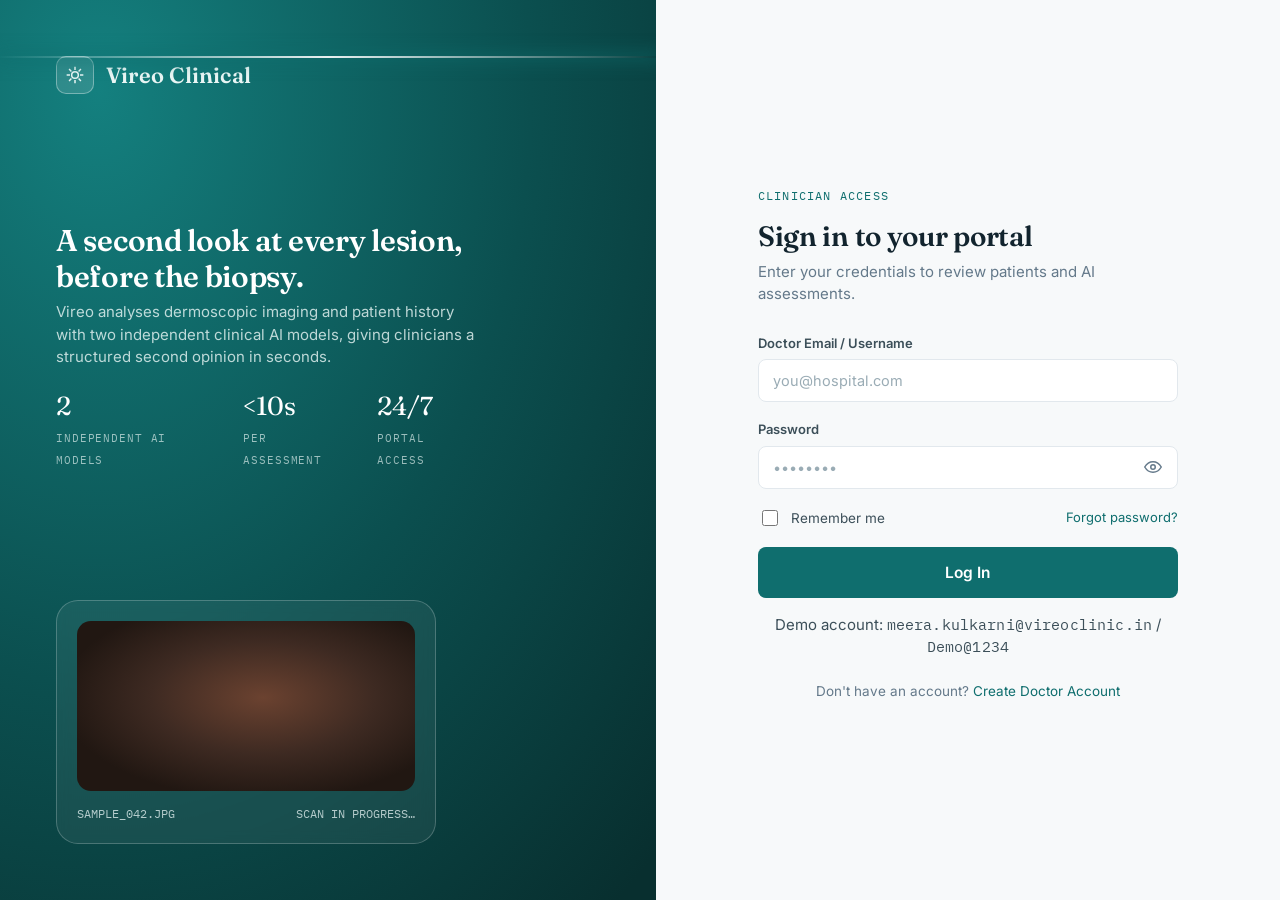
<file: frontend/profile.html>
<!DOCTYPE html>
<html lang="en">
<head>
<meta charset="UTF-8">
<meta http-equiv="Cache-Control" content="no-cache, no-store, must-revalidate">
<meta http-equiv="Pragma" content="no-cache">
<meta http-equiv="Expires" content="0">
<meta name="viewport" content="width=device-width, initial-scale=1.0">
<title>Doctor Profile · Vireo Clinical</title>
<link rel="preconnect" href="https://fonts.googleapis.com">
<link href="https://fonts.googleapis.com/css2?family=Fraunces:wght@500;600;700&family=Inter:wght@400;500;600;700&family=IBM+Plex+Mono:wght@400;500;700&display=swap" rel="stylesheet">
<link rel="stylesheet" href="css/style.css">
</head>
<body>

<div class="app-shell">
  <aside class="sidebar">
    <div class="brand">
      <span class="brand-mark">
        <svg viewBox="0 0 24 24" fill="none" stroke="#fff" stroke-width="1.8" width="18" height="18"><path d="M12 2v4M12 18v4M4.9 4.9l2.8 2.8M16.3 16.3l2.8 2.8M2 12h4M18 12h4M4.9 19.1l2.8-2.8M16.3 7.7l2.8-2.8"/><circle cx="12" cy="12" r="4"/></svg>
      </span>
      Vireo Clinical
    </div>
    <nav>
      <a href="dashboard.html" class="nav-item">
        <svg viewBox="0 0 24 24" fill="none" stroke="currentColor" stroke-width="2"><rect x="3" y="3" width="7" height="9" rx="1"/><rect x="14" y="3" width="7" height="5" rx="1"/><rect x="14" y="12" width="7" height="9" rx="1"/><rect x="3" y="16" width="7" height="5" rx="1"/></svg>
        Dashboard
      </a>
      <a href="predict.html" class="nav-item">
        <svg viewBox="0 0 24 24" fill="none" stroke="currentColor" stroke-width="2"><path d="M12 2v4M12 18v4M4.9 4.9l2.8 2.8M16.3 16.3l2.8 2.8M2 12h4M18 12h4M4.9 19.1l2.8-2.8M16.3 7.7l2.8-2.8"/><circle cx="12" cy="12" r="4"/></svg>
        AI Prediction
      </a>
      <a href="patients.html" class="nav-item">
        <svg viewBox="0 0 24 24" fill="none" stroke="currentColor" stroke-width="2"><path d="M17 21v-2a4 4 0 00-4-4H5a4 4 0 00-4 4v2"/><circle cx="9" cy="7" r="4"/><path d="M23 21v-2a4 4 0 00-3-3.87M16 3.13a4 4 0 010 7.75"/></svg>
        Patients
      </a>
      <a href="reports.html" class="nav-item">
        <svg viewBox="0 0 24 24" fill="none" stroke="currentColor" stroke-width="2"><path d="M14 2H6a2 2 0 00-2 2v16a2 2 0 002 2h12a2 2 0 002-2V8z"/><path d="M14 2v6h6M9 15h6M9 11h6"/></svg>
        Reports
      </a>
      <div class="nav-section-label">Account</div>
      <a href="profile.html" class="nav-item active">
        <svg viewBox="0 0 24 24" fill="none" stroke="currentColor" stroke-width="2"><circle cx="12" cy="8" r="4"/><path d="M4 21v-1a6 6 0 016-6h4a6 6 0 016 6v1"/></svg>
        Profile
      </a>
      <a href="#" class="nav-item" data-logout>
        <svg viewBox="0 0 24 24" fill="none" stroke="currentColor" stroke-width="2"><path d="M9 21H5a2 2 0 01-2-2V5a2 2 0 012-2h4M16 17l5-5-5-5M21 12H9"/></svg>
        Logout
      </a>
    </nav>
    <div class="sidebar-foot">Vireo Clinical v0.9 · Prototype</div>
  </aside>

  <div class="main-area">
    <header class="topbar">
      <div class="flex" style="align-items:center; gap:14px;">
        <button class="menu-toggle" aria-label="Toggle menu">
          <svg width="22" height="22" viewBox="0 0 24 24" fill="none" stroke="currentColor" stroke-width="2"><line x1="3" y1="12" x2="21" y2="12"/><line x1="3" y1="6" x2="21" y2="6"/><line x1="3" y1="18" x2="21" y2="18"/></svg>
        </button>
        <div>
          <h1 class="page-title">Doctor Profile</h1>
          <div class="page-date" data-current-date></div>
        </div>
      </div>
      <div class="topbar-right">
        <div class="doctor-chip">
          <div class="avatar" data-doctor-initials>DR</div>
          <div>
            <div class="name" data-doctor-name>Doctor</div>
            <div class="role" data-doctor-role>Specialization</div>
          </div>
        </div>
      </div>
    </header>

    <main class="content">
      <div class="card card-pad" id="profileView">
        <div class="profile-header">
          <div class="profile-avatar" data-doctor-initials>DR</div>
          <div style="flex:1;">
            <h2 data-doctor-name style="margin-bottom:2px;">Doctor</h2>
            <p class="text-muted mono" data-doctor-spec style="margin:0;">Specialization</p>
          </div>
          <button class="btn btn-outline" id="editProfileBtn">Edit Profile</button>
        </div>

        <div class="info-grid">
          <div class="info-item">
            <div class="info-label">Registration Number</div>
            <div class="info-value mono" data-doctor-reg>—</div>
          </div>
          <div class="info-item">
            <div class="info-label">Specialization</div>
            <div class="info-value" data-doctor-spec>—</div>
          </div>
          <div class="info-item">
            <div class="info-label">Hospital / Clinic</div>
            <div class="info-value" data-doctor-hospital>—</div>
          </div>
          <div class="info-item">
            <div class="info-label">Email</div>
            <div class="info-value" data-doctor-email>—</div>
          </div>
          <div class="info-item">
            <div class="info-label">Phone</div>
            <div class="info-value" data-doctor-phone>—</div>
          </div>
        </div>
      </div>

      <div class="card card-pad" id="profileEdit" style="display:none; max-width:600px;">
        <h2 style="margin-bottom:18px;">Edit Profile</h2>
        <form id="profileEditForm" novalidate>
          <div class="field">
            <label for="editName">Doctor Full Name</label>
            <input type="text" id="editName">
          </div>
          <div class="field">
            <label for="editSpecialization">Specialization</label>
            <input type="text" id="editSpecialization">
          </div>
          <div class="field">
            <label for="editHospital">Hospital / Clinic Name</label>
            <input type="text" id="editHospital">
          </div>
          <div class="field">
            <label for="editPhone">Phone Number</label>
            <input type="tel" id="editPhone">
          </div>
          <div class="flex gap-12">
            <button type="submit" class="btn btn-primary">Save Changes</button>
            <button type="button" class="btn btn-ghost" id="cancelEditBtn">Cancel</button>
          </div>
        </form>
      </div>
    </main>
  </div>
</div>

<script src="js/script.js"></script>
<script>requireAuth();</script>
</body>
</html>
</file>
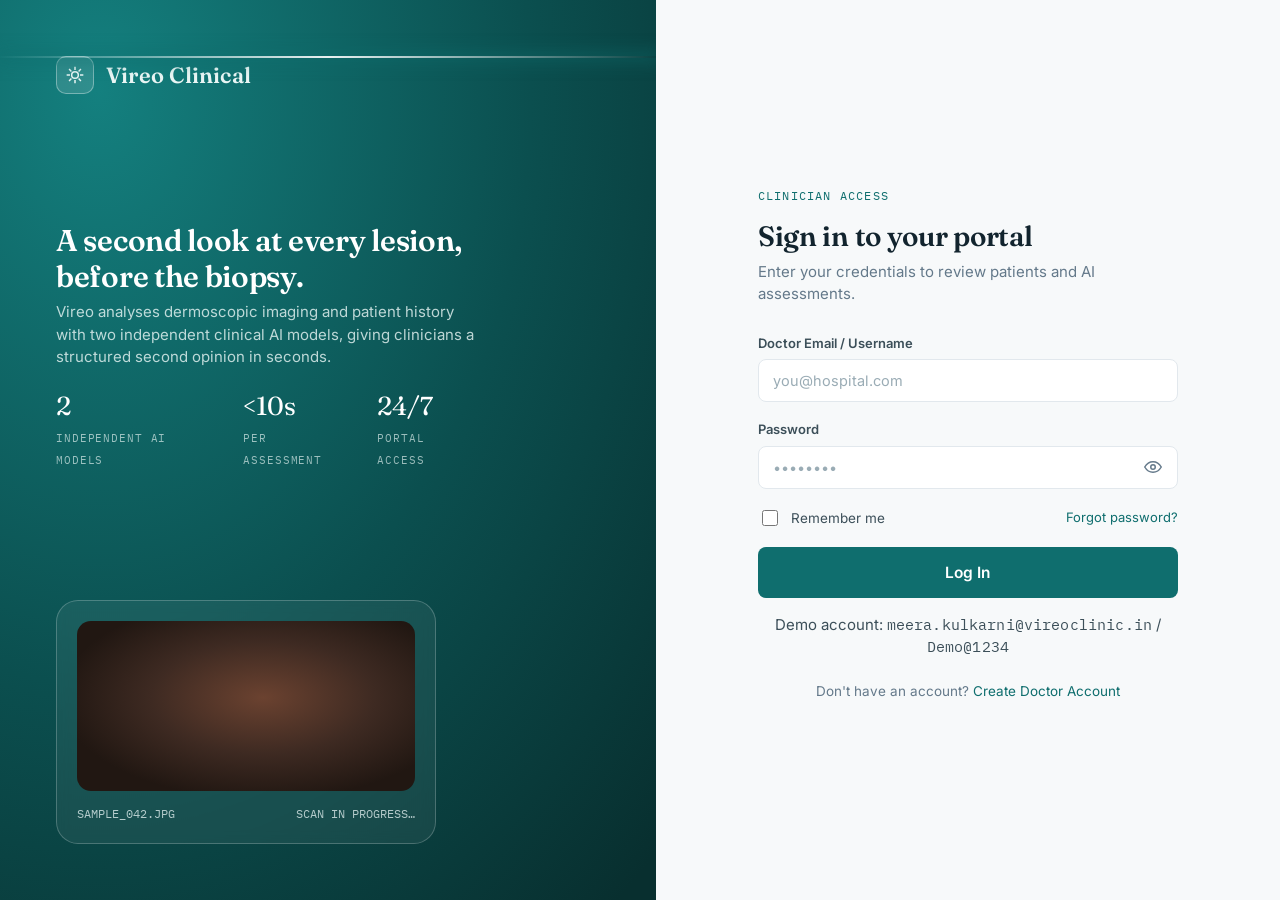
<file: frontend/reports.html>
<!DOCTYPE html>
<html lang="en">
<head>
<meta charset="UTF-8">
<meta http-equiv="Cache-Control" content="no-cache, no-store, must-revalidate">
<meta http-equiv="Pragma" content="no-cache">
<meta http-equiv="Expires" content="0">
<meta name="viewport" content="width=device-width, initial-scale=1.0">
<title>Reports Archive · Vireo Clinical</title>
<link rel="preconnect" href="https://fonts.googleapis.com">
<link href="https://fonts.googleapis.com/css2?family=Fraunces:wght@500;600;700&family=Inter:wght@400;500;600;700&family=IBM+Plex+Mono:wght@400;500;700&display=swap" rel="stylesheet">
<link rel="stylesheet" href="css/style.css">
</head>
<body>

<div class="app-shell">
  <aside class="sidebar">
    <div class="brand">
      <span class="brand-mark">
        <svg viewBox="0 0 24 24" fill="none" stroke="#fff" stroke-width="1.8" width="18" height="18"><path d="M12 2v4M12 18v4M4.9 4.9l2.8 2.8M16.3 16.3l2.8 2.8M2 12h4M18 12h4M4.9 19.1l2.8-2.8M16.3 7.7l2.8-2.8"/><circle cx="12" cy="12" r="4"/></svg>
      </span>
      Vireo Clinical
    </div>
    <nav>
      <a href="dashboard.html" class="nav-item">
        <svg viewBox="0 0 24 24" fill="none" stroke="currentColor" stroke-width="2"><rect x="3" y="3" width="7" height="9" rx="1"/><rect x="14" y="3" width="7" height="5" rx="1"/><rect x="14" y="12" width="7" height="9" rx="1"/><rect x="3" y="16" width="7" height="5" rx="1"/></svg>
        Dashboard
      </a>
      <a href="predict.html" class="nav-item">
        <svg viewBox="0 0 24 24" fill="none" stroke="currentColor" stroke-width="2"><path d="M12 2v4M12 18v4M4.9 4.9l2.8 2.8M16.3 16.3l2.8 2.8M2 12h4M18 12h4M4.9 19.1l2.8-2.8M16.3 7.7l2.8-2.8"/><circle cx="12" cy="12" r="4"/></svg>
        AI Prediction
      </a>
      <a href="patients.html" class="nav-item">
        <svg viewBox="0 0 24 24" fill="none" stroke="currentColor" stroke-width="2"><path d="M17 21v-2a4 4 0 00-4-4H5a4 4 0 00-4 4v2"/><circle cx="9" cy="7" r="4"/><path d="M23 21v-2a4 4 0 00-3-3.87M16 3.13a4 4 0 010 7.75"/></svg>
        Patients
      </a>
      <a href="reports.html" class="nav-item active">
        <svg viewBox="0 0 24 24" fill="none" stroke="currentColor" stroke-width="2"><path d="M14 2H6a2 2 0 00-2 2v16a2 2 0 002 2h12a2 2 0 002-2V8z"/><path d="M14 2v6h6M9 15h6M9 11h6"/></svg>
        Reports
      </a>
      <div class="nav-section-label">Account</div>
      <a href="profile.html" class="nav-item">
        <svg viewBox="0 0 24 24" fill="none" stroke="currentColor" stroke-width="2"><circle cx="12" cy="8" r="4"/><path d="M4 21v-1a6 6 0 016-6h4a6 6 0 016 6v1"/></svg>
        Profile
      </a>
      <a href="#" class="nav-item" data-logout>
        <svg viewBox="0 0 24 24" fill="none" stroke="currentColor" stroke-width="2"><path d="M9 21H5a2 2 0 01-2-2V5a2 2 0 012-2h4M16 17l5-5-5-5M21 12H9"/></svg>
        Logout
      </a>
    </nav>
    <div class="sidebar-foot">Vireo Clinical v1.0 · Independent Dual-Model AI</div>
  </aside>

  <div class="main-area">
    <header class="topbar">
      <div class="flex" style="align-items:center; gap:14px;">
        <button class="menu-toggle" aria-label="Toggle menu">
          <svg width="22" height="22" viewBox="0 0 24 24" fill="none" stroke="currentColor" stroke-width="2"><line x1="3" y1="12" x2="21" y2="12"/><line x1="3" y1="6" x2="21" y2="6"/><line x1="3" y1="18" x2="21" y2="18"/></svg>
        </button>
        <div>
          <h1 class="page-title">Reports Archive</h1>
          <div class="page-date" data-current-date></div>
        </div>
      </div>
      <div class="topbar-right">
        <div class="doctor-chip">
          <div class="avatar" data-doctor-initials>DR</div>
          <div>
            <div class="name" data-doctor-name>Doctor</div>
            <div class="role" data-doctor-role>Specialization</div>
          </div>
        </div>
      </div>
    </header>

    <main class="content">
      <div class="card card-pad">
        <div class="section-head">
          <div>
            <h2>Clinical AI Reports Archive</h2>
            <p class="text-muted" style="margin:4px 0 0 0; font-size:13px;">View or download persistent PDF reports across all patient assessments.</p>
          </div>
        </div>

        <div class="table-toolbar">
          <div class="search-box">
            <svg viewBox="0 0 24 24" fill="none" stroke="currentColor" stroke-width="2"><circle cx="11" cy="11" r="8"/><line x1="21" y1="21" x2="16.65" y2="16.65"/></svg>
            <input type="text" id="reportSearch" placeholder="Search by report ID, patient name or ID…">
          </div>
          <select id="reportRiskFilter" class="select-filter">
            <option value="all">All Risk Levels</option>
            <option value="low">Low Risk</option>
            <option value="moderate">Moderate Risk</option>
            <option value="high">High Risk</option>
          </select>
        </div>

        <div style="overflow-x:auto;">
          <table>
            <thead>
              <tr>
                <th>Report Reference</th>
                <th>Patient</th>
                <th>Assessment Date</th>
                <th>Model Scores (EffNet / XGBoost)</th>
                <th>Assessment</th>
                <th>Pipeline</th>
                <th style="text-align:right;">Actions</th>
              </tr>
            </thead>
            <tbody id="reportsTableBody">
              <tr><td colspan="7" style="text-align:center; padding:30px; color:var(--muted);">Loading reports from database…</td></tr>
            </tbody>
          </table>
        </div>
      </div>
    </main>
  </div>
</div>

<script src="js/script.js"></script>
<script>requireAuth();</script>
</body>
</html>
</file>
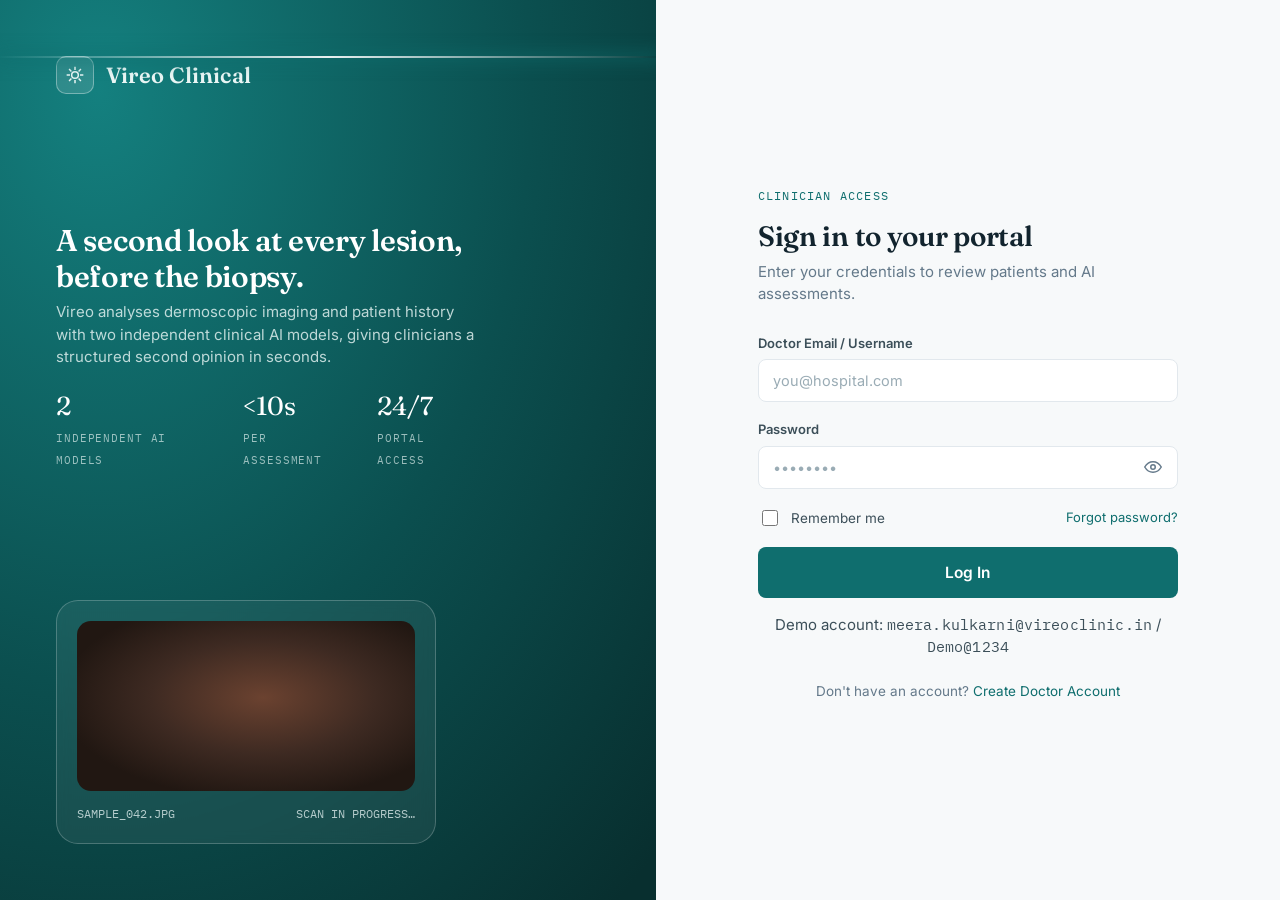
<file: frontend/results.html>
<!DOCTYPE html>
<html lang="en">
<head>
<meta charset="UTF-8">
<meta http-equiv="Cache-Control" content="no-cache, no-store, must-revalidate">
<meta http-equiv="Pragma" content="no-cache">
<meta http-equiv="Expires" content="0">
<meta name="viewport" content="width=device-width, initial-scale=1.0">
<title>Assessment Results · Vireo Clinical</title>
<link rel="preconnect" href="https://fonts.googleapis.com">
<link href="https://fonts.googleapis.com/css2?family=Fraunces:wght@500;600;700&family=Inter:wght@400;500;600;700&family=IBM+Plex+Mono:wght@400;500;700&display=swap" rel="stylesheet">
<link rel="stylesheet" href="css/style.css">
</head>
<body>

<div class="app-shell">
  <aside class="sidebar">
    <div class="brand">
      <span class="brand-mark">
        <svg viewBox="0 0 24 24" fill="none" stroke="#fff" stroke-width="1.8" width="18" height="18"><path d="M12 2v4M12 18v4M4.9 4.9l2.8 2.8M16.3 16.3l2.8 2.8M2 12h4M18 12h4M4.9 19.1l2.8-2.8M16.3 7.7l2.8-2.8"/><circle cx="12" cy="12" r="4"/></svg>
      </span>
      Vireo Clinical
    </div>
    <nav>
      <a href="dashboard.html" class="nav-item">
        <svg viewBox="0 0 24 24" fill="none" stroke="currentColor" stroke-width="2"><rect x="3" y="3" width="7" height="9" rx="1"/><rect x="14" y="3" width="7" height="5" rx="1"/><rect x="14" y="12" width="7" height="9" rx="1"/><rect x="3" y="16" width="7" height="5" rx="1"/></svg>
        Dashboard
      </a>
      <a href="predict.html" class="nav-item">
        <svg viewBox="0 0 24 24" fill="none" stroke="currentColor" stroke-width="2"><path d="M12 2v4M12 18v4M4.9 4.9l2.8 2.8M16.3 16.3l2.8 2.8M2 12h4M18 12h4M4.9 19.1l2.8-2.8M16.3 7.7l2.8-2.8"/><circle cx="12" cy="12" r="4"/></svg>
        AI Prediction
      </a>
      <a href="patients.html" class="nav-item">
        <svg viewBox="0 0 24 24" fill="none" stroke="currentColor" stroke-width="2"><path d="M17 21v-2a4 4 0 00-4-4H5a4 4 0 00-4 4v2"/><circle cx="9" cy="7" r="4"/><path d="M23 21v-2a4 4 0 00-3-3.87M16 3.13a4 4 0 010 7.75"/></svg>
        Patients
      </a>
      <a href="reports.html" class="nav-item">
        <svg viewBox="0 0 24 24" fill="none" stroke="currentColor" stroke-width="2"><path d="M14 2H6a2 2 0 00-2 2v16a2 2 0 002 2h12a2 2 0 002-2V8z"/><path d="M14 2v6h6M9 15h6M9 11h6"/></svg>
        Reports
      </a>
      <div class="nav-section-label">Account</div>
      <a href="profile.html" class="nav-item">
        <svg viewBox="0 0 24 24" fill="none" stroke="currentColor" stroke-width="2"><circle cx="12" cy="8" r="4"/><path d="M4 21v-1a6 6 0 016-6h4a6 6 0 016 6v1"/></svg>
        Profile
      </a>
      <a href="#" class="nav-item" data-logout>
        <svg viewBox="0 0 24 24" fill="none" stroke="currentColor" stroke-width="2"><path d="M9 21H5a2 2 0 01-2-2V5a2 2 0 012-2h4M16 17l5-5-5-5M21 12H9"/></svg>
        Logout
      </a>
    </nav>
    <div class="sidebar-foot">Vireo Clinical v0.9 · Prototype</div>
  </aside>

  <div class="main-area">
    <header class="topbar">
      <div class="flex" style="align-items:center; gap:14px;">
        <button class="menu-toggle" aria-label="Toggle menu">
          <svg width="22" height="22" viewBox="0 0 24 24" fill="none" stroke="currentColor" stroke-width="2"><line x1="3" y1="12" x2="21" y2="12"/><line x1="3" y1="6" x2="21" y2="6"/><line x1="3" y1="18" x2="21" y2="18"/></svg>
        </button>
        <div>
          <h1 class="page-title">Assessment Results</h1>
          <div class="page-date" data-current-date></div>
        </div>
      </div>
      <div class="topbar-right">
        <div class="doctor-chip">
          <div class="avatar" data-doctor-initials>DR</div>
          <div>
            <div class="name" data-doctor-name>Doctor</div>
            <div class="role" data-doctor-role>Specialization</div>
          </div>
        </div>
      </div>
    </header>

    <main class="content">

      <!-- Analyzing state -->
      <div id="analyzingPanel" class="card">
        <div class="analyzing-panel">
          <div class="analyzing-frame scan-frame">
            <img id="analyzingFrameImg" alt="Lesion being analyzed">
          </div>
          <h3>Running dual-model analysis…</h3>
          <p class="text-muted">Evaluating image and clinical data as independent models.</p>
          <div class="analyzing-steps">IMAGE MODEL (EfficientNetB0) · CLINICAL MODEL (Clinical-Only XGBoost)</div>
        </div>
      </div>

      <!-- Results state -->
      <div id="resultsContent" style="display:none;">
        <div class="card card-pad" style="margin-bottom:20px;">
          <div class="flex" style="justify-content:space-between; align-items:flex-start; flex-wrap:wrap; gap:14px;">
            <div class="flex" style="gap:16px;">
              <div style="width:72px; height:72px; border-radius:14px; overflow:hidden; border:1px solid var(--border); flex-shrink:0;">
                <img id="resLesionImg" style="width:100%; height:100%; object-fit:cover;" alt="Lesion">
              </div>
              <div>
                <h2 id="resPatientName" style="margin-bottom:4px;">Patient</h2>
                <div class="text-muted mono" id="resPatientMeta" style="font-size:13px;"></div>
              </div>
            </div>
            <a href="patients.html" class="btn btn-outline btn-sm">← Back to Patients</a>
          </div>
        </div>

        <div class="results-grid">
          <!-- Model 1: EfficientNetB0 -->
          <div class="card model-card">
            <div class="model-tag" id="effModelTag">Model 1 · EfficientNetB0 (ISIC 2019)</div>
            <div class="predicted-class" id="effPredictedClass">—</div>
            <div class="prob-row">
              <div class="prob-label">Cancer Score <b id="effMalignantPct">0%</b></div>
              <div class="prob-track"><div class="prob-fill malignant" id="effMalignantBar" style="width:0%"></div></div>
            </div>
            <div class="prob-row" style="margin-bottom:0;">
              <div class="prob-label">Non-Cancer Score <b id="effBenignPct">0%</b></div>
              <div class="prob-track"><div class="prob-fill benign" id="effBenignBar" style="width:0%"></div></div>
            </div>
            <div class="text-muted" style="font-size:11px; margin-top:10px;">Modality: Dermoscopic Lesion Image (224×224 RGB)</div>
          </div>

          <!-- Model 2: Clinical XGBoost -->
          <div class="card model-card">
            <div class="model-tag" id="cliModelTag">Model 2 · Clinical-Only XGBoost</div>
            <div class="predicted-class" id="cliPredictedClass">—</div>
            <div class="prob-row">
              <div class="prob-label">Cancer Score <b id="cliMalignantPct">0%</b></div>
              <div class="prob-track"><div class="prob-fill malignant" id="cliMalignantBar" style="width:0%"></div></div>
            </div>
            <div class="prob-row" style="margin-bottom:0;">
              <div class="prob-label">Non-Cancer Score <b id="cliBenignPct">0%</b></div>
              <div class="prob-track"><div class="prob-fill benign" id="cliBenignBar" style="width:0%"></div></div>
            </div>
            <div class="text-muted" style="font-size:11px; margin-top:10px;">Modality: 53 Encoded Dummy Clinical Features (PAD-UFES-20)</div>
          </div>
        </div>

        <div class="fusion-card">
          <div class="flex" style="justify-content:space-between; align-items:center; flex-wrap:wrap; gap:8px;">
            <div class="model-tag">Independent Dual-Model Assessment Overview</div>
            <div class="mono text-muted" id="reportRefId" style="font-size:12px; font-weight:600;">Report ID: —</div>
          </div>
          <div class="fusion-top">
            <div>
              <h2 id="fusionPredictedClass">Independent Dual-Model Evaluation</h2>
              <div id="fusionRiskPill" class="risk-pill low">Separate Models</div>
            </div>
            <div style="text-align:right;">
              <div class="text-muted mono" style="font-size:12px; font-weight:600; color:var(--text);">No Validated Combined Ensemble</div>
              <div class="text-muted mono" style="font-size:11px;">2 Independent Models · No Validated Ensemble</div>
            </div>
          </div>
          <div class="fusion-explain" id="fusionExplanation" style="line-height:1.6; margin-top:12px;">
            <b>Notice on Model Independence:</b> EfficientNetB0 evaluates skin lesion imagery alone, while Clinical-Only XGBoost evaluates demographic and symptom features alone. Because an ensemble combining these two models has not been statistically validated on paired testing data, results are presented as separate model outputs. No combined ensemble score or final merged classification is generated.
          </div>
        </div>

        <div class="disclaimer-box">
          <svg viewBox="0 0 24 24" fill="none" stroke="currentColor" stroke-width="2"><circle cx="12" cy="12" r="10"/><line x1="12" y1="8" x2="12" y2="12"/><line x1="12" y1="16" x2="12.01" y2="16"/></svg>
          <div id="resultDisclaimerText">Experimental research prototype only. Scores are model estimates and not calibrated diagnostic probabilities. Not a certified medical diagnosis.</div>
        </div>

        <div class="action-row">
          <button class="btn btn-accent btn-lg" id="generateReportBtn">Download Official PDF Report</button>
          <button class="btn btn-outline" id="changeImageBtn" title="Select a different lesion image while retaining patient details">
            <svg width="16" height="16" viewBox="0 0 24 24" fill="none" stroke="currentColor" stroke-width="2" style="margin-right:6px;"><path d="M21 15v4a2 2 0 01-2 2H5a2 2 0 01-2-2v-4"/><polyline points="17 8 12 3 7 8"/><line x1="12" y1="3" x2="12" y2="15"/></svg>
            Change Image
          </button>
          <button class="btn btn-primary" id="predictAgainBtn" title="Run another prediction prefilling current patient information">
            <svg width="16" height="16" viewBox="0 0 24 24" fill="none" stroke="currentColor" stroke-width="2" style="margin-right:6px;"><polyline points="23 4 23 10 17 10"/><path d="M20.49 15a9 9 0 11-2.12-9.36L23 10"/></svg>
            Predict Again
          </button>
          <button class="btn btn-outline" id="printReportBtn">Print Report</button>
          <a href="reports.html" class="btn btn-ghost" id="viewArchiveLink">View All Reports →</a>
          <a href="dashboard.html" class="btn btn-ghost">Back to Dashboard</a>
        </div>
      </div>
    </main>
  </div>
</div>

<script src="js/script.js"></script>
<script>requireAuth();</script>
</body>
</html>
</file>
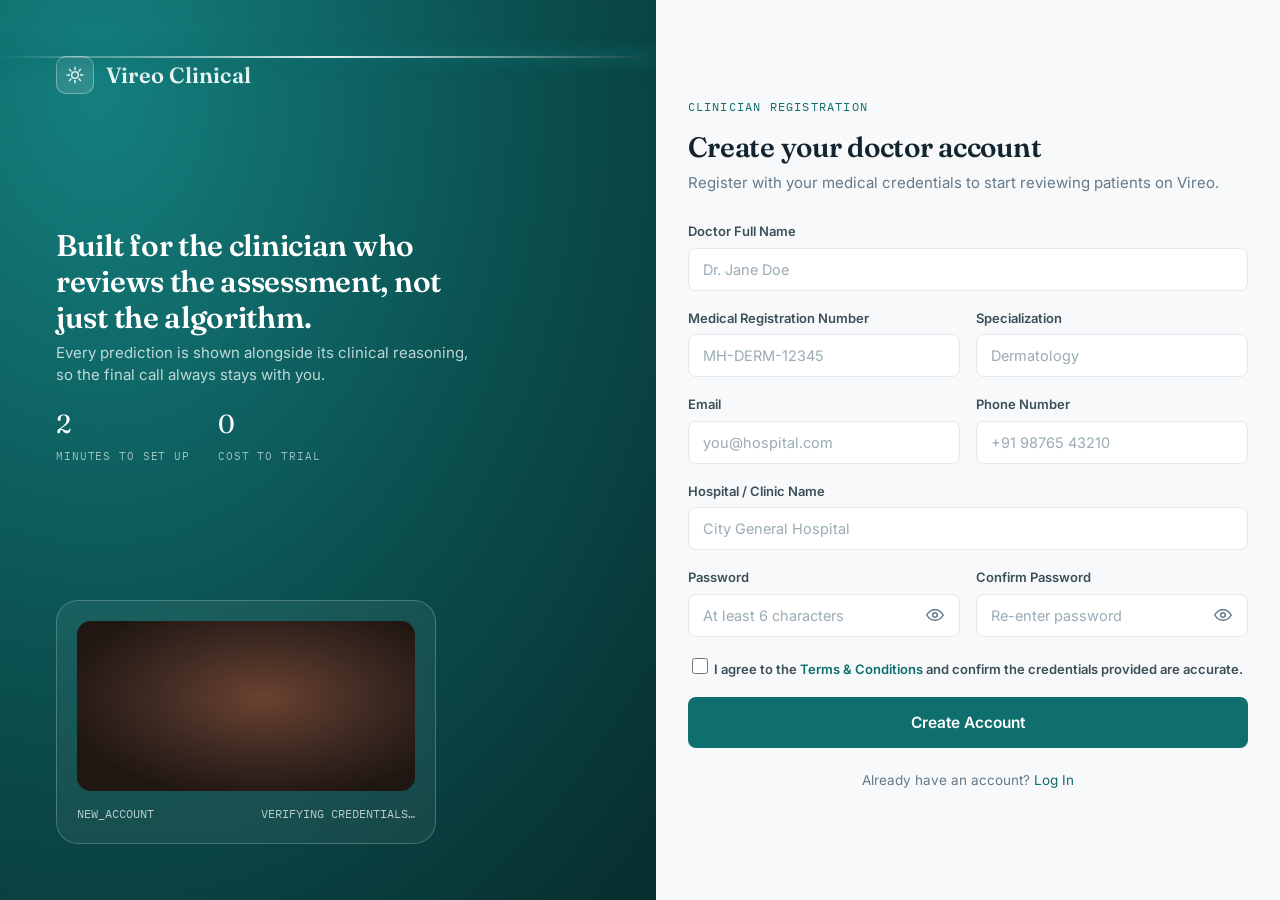
<file: frontend/signup.html>
<!DOCTYPE html>
<html lang="en">
<head>
<meta charset="UTF-8">
<meta name="viewport" content="width=device-width, initial-scale=1.0">
<title>Create Doctor Account · Vireo Clinical</title>
<link rel="preconnect" href="https://fonts.googleapis.com">
<link href="https://fonts.googleapis.com/css2?family=Fraunces:wght@500;600;700&family=Inter:wght@400;500;600;700&family=IBM+Plex+Mono:wght@400;500;700&display=swap" rel="stylesheet">
<link rel="stylesheet" href="css/style.css">
</head>
<body>

<div class="auth-shell">
  <div class="auth-visual scan-frame">
    <div class="brand">
      <span class="brand-mark">
        <svg viewBox="0 0 24 24" fill="none" stroke="#EAF6F5" stroke-width="1.8"><path d="M12 2v4M12 18v4M4.9 4.9l2.8 2.8M16.3 16.3l2.8 2.8M2 12h4M18 12h4M4.9 19.1l2.8-2.8M16.3 7.7l2.8-2.8"/><circle cx="12" cy="12" r="4"/></svg>
      </span>
      Vireo Clinical
    </div>

    <div class="auth-copy-block">
      <h2>Built for the clinician who reviews the assessment, not just the algorithm.</h2>
      <p>Every prediction is shown alongside its clinical reasoning, so the final call always stays with you.</p>
      <div class="auth-stats">
        <div><span>2</span><small>Minutes to Set Up</small></div>
        <div><span>0</span><small>Cost to Trial</small></div>
      </div>
    </div>

    <div class="auth-lesion-card">
      <div class="swatch"></div>
      <div class="swatch-caption">
        <span>NEW_ACCOUNT</span>
        <span>VERIFYING CREDENTIALS…</span>
      </div>
    </div>
  </div>

  <div class="auth-form-side">
    <div class="auth-form-wrap wide">
      <div class="eyebrow">Clinician Registration</div>
      <h1>Create your doctor account</h1>
      <p class="sub">Register with your medical credentials to start reviewing patients on Vireo.</p>

      <form id="signupForm" novalidate>
        <div class="field">
          <label for="suFullName">Doctor Full Name</label>
          <input type="text" id="suFullName" placeholder="Dr. Jane Doe">
          <div class="error">⚠ <span></span></div>
        </div>

        <div class="form-row-split">
          <div class="field">
            <label for="suRegNumber">Medical Registration Number</label>
            <input type="text" id="suRegNumber" placeholder="MH-DERM-12345">
            <div class="error">⚠ <span></span></div>
          </div>
          <div class="field">
            <label for="suSpecialization">Specialization</label>
            <input type="text" id="suSpecialization" placeholder="Dermatology">
            <div class="error">⚠ <span></span></div>
          </div>
        </div>

        <div class="form-row-split">
          <div class="field">
            <label for="suEmail">Email</label>
            <input type="text" id="suEmail" placeholder="you@hospital.com">
            <div class="error">⚠ <span></span></div>
          </div>
          <div class="field">
            <label for="suPhone">Phone Number</label>
            <input type="tel" id="suPhone" placeholder="+91 98765 43210">
            <div class="error">⚠ <span></span></div>
          </div>
        </div>

        <div class="field">
          <label for="suHospital">Hospital / Clinic Name</label>
          <input type="text" id="suHospital" placeholder="City General Hospital">
          <div class="error">⚠ <span></span></div>
        </div>

        <div class="form-row-split">
          <div class="field">
            <label for="suPassword">Password</label>
            <div class="password-field">
              <input type="password" id="suPassword" placeholder="At least 6 characters">
              <button type="button" class="toggle-pw" aria-label="Show password">
                <svg width="18" height="18" viewBox="0 0 24 24" fill="none" stroke="currentColor" stroke-width="2"><path d="M1 12s4-7 11-7 11 7 11 7-4 7-11 7-11-7-11-7z"/><circle cx="12" cy="12" r="3"/></svg>
              </button>
            </div>
            <div class="error">⚠ <span></span></div>
          </div>
          <div class="field">
            <label for="suConfirm">Confirm Password</label>
            <div class="password-field">
              <input type="password" id="suConfirm" placeholder="Re-enter password">
              <button type="button" class="toggle-pw" aria-label="Show password">
                <svg width="18" height="18" viewBox="0 0 24 24" fill="none" stroke="currentColor" stroke-width="2"><path d="M1 12s4-7 11-7 11 7 11 7-4 7-11 7-11-7-11-7z"/><circle cx="12" cy="12" r="3"/></svg>
              </button>
            </div>
            <div class="error">⚠ <span></span></div>
          </div>
        </div>

        <div class="field">
          <label class="checkbox-row">
            <input type="checkbox" id="suTerms">
            <span>I agree to the <a href="#" onclick="return false;">Terms &amp; Conditions</a> and confirm the credentials provided are accurate.</span>
          </label>
          <div class="error">⚠ <span></span></div>
        </div>

        <button type="submit" class="btn btn-primary btn-block btn-lg">Create Account</button>
      </form>

      <p style="text-align:center; margin-top:22px; color:var(--muted); font-size:13.5px;">
        Already have an account? <a href="index.html">Log In</a>
      </p>
    </div>
  </div>
</div>

<script src="js/script.js"></script>
</body>
</html>
</file>
<file: frontend/css/style.css>
/* ==========================================================================
   VIREO CLINICAL — Doctor Portal for Multimodal Skin Cancer Detection
   Design system: deep teal + warm clay, Fraunces/Inter/IBM Plex Mono
   ========================================================================== */

:root {
  /* Color */
  --bg: #F7F9FA;
  --surface: #FFFFFF;
  --surface-sunken: #F1F4F6;
  --ink: #12242E;
  --ink-soft: #3C4F59;
  --muted: #64798A;
  --border: #E2E8ED;
  --border-strong: #CBD6DC;

  --primary: #0F6E6E;
  --primary-dark: #0B4F4F;
  --primary-tint: #E4F1F0;
  --primary-tint-strong: #CDE6E4;

  --accent: #C97A2B;
  --accent-dark: #A6621F;
  --accent-tint: #FBEDDD;

  --risk-low: #2F8F5B;
  --risk-low-tint: #E7F5EC;
  --risk-moderate: #C98A1F;
  --risk-moderate-tint: #FBF1DD;
  --risk-high: #C1443A;
  --risk-high-tint: #FBE7E5;

  /* Type */
  --font-display: 'Fraunces', 'Iowan Old Style', serif;
  --font-body: 'Inter', -apple-system, BlinkMacSystemFont, 'Segoe UI', sans-serif;
  --font-mono: 'IBM Plex Mono', 'SFMono-Regular', Menlo, monospace;

  /* Layout */
  --radius-sm: 8px;
  --radius-md: 14px;
  --radius-lg: 22px;
  --shadow-sm: 0 1px 2px rgba(18, 36, 46, 0.06), 0 1px 1px rgba(18, 36, 46, 0.04);
  --shadow-md: 0 8px 24px rgba(18, 36, 46, 0.08);
  --shadow-lg: 0 20px 48px rgba(18, 36, 46, 0.14);
  --sidebar-w: 248px;
  --topbar-h: 76px;
}

* { box-sizing: border-box; }
html { scroll-behavior: smooth; }

body {
  margin: 0;
  font-family: var(--font-body);
  background: var(--bg);
  color: var(--ink);
  -webkit-font-smoothing: antialiased;
  font-size: 15px;
  line-height: 1.5;
}

h1, h2, h3, h4 {
  font-family: var(--font-display);
  font-weight: 600;
  color: var(--ink);
  margin: 0 0 6px 0;
  letter-spacing: -0.01em;
}

p { margin: 0 0 12px 0; color: var(--ink-soft); }

a { color: var(--primary); text-decoration: none; }
a:hover { text-decoration: underline; }

button { font-family: var(--font-body); cursor: pointer; }

:focus-visible {
  outline: 2px solid var(--primary);
  outline-offset: 2px;
}

.mono { font-family: var(--font-mono); letter-spacing: 0.01em; }

/* ==========================================================================
   Scan-line signature motif — represents the dermatoscope sweep
   ========================================================================== */
.scan-frame {
  position: relative;
  overflow: hidden;
}
.scan-frame::after {
  content: '';
  position: absolute;
  left: 0; right: 0;
  height: 2px;
  background: linear-gradient(90deg, transparent, rgba(255,255,255,0.9), transparent);
  box-shadow: 0 0 16px 4px rgba(15, 110, 110, 0.55);
  animation: scan-sweep 3.2s ease-in-out infinite;
}
@keyframes scan-sweep {
  0% { top: 2%; opacity: 0; }
  10% { opacity: 1; }
  50% { top: 96%; opacity: 1; }
  60% { opacity: 0; }
  100% { top: 96%; opacity: 0; }
}
@media (prefers-reduced-motion: reduce) {
  .scan-frame::after { animation: none; display: none; }
}

/* ==========================================================================
   Auth pages (login / signup)
   ========================================================================== */
.auth-shell {
  min-height: 100vh;
  display: grid;
  grid-template-columns: 1.05fr 1fr;
}
@media (max-width: 900px) {
  .auth-shell { grid-template-columns: 1fr; }
  .auth-visual { display: none; }
}

.auth-visual {
  position: relative;
  background:
    radial-gradient(120% 120% at 15% 10%, #14807F 0%, var(--primary-dark) 55%, #082F2F 100%);
  color: #EAF6F5;
  padding: 56px;
  display: flex;
  flex-direction: column;
  justify-content: space-between;
}
.auth-visual .brand {
  display: flex;
  align-items: center;
  gap: 12px;
  font-family: var(--font-display);
  font-size: 22px;
  font-weight: 600;
  letter-spacing: 0.01em;
}
.brand-mark {
  width: 38px; height: 38px;
  border-radius: 10px;
  background: rgba(255,255,255,0.12);
  border: 1px solid rgba(255,255,255,0.35);
  display: flex; align-items: center; justify-content: center;
}
.brand-mark svg { width: 20px; height: 20px; }

.auth-lesion-card {
  width: 100%;
  max-width: 380px;
  border-radius: var(--radius-lg);
  background: rgba(255,255,255,0.06);
  border: 1px solid rgba(255,255,255,0.22);
  padding: 20px;
  backdrop-filter: blur(6px);
}
.auth-lesion-card .swatch {
  width: 100%;
  height: 170px;
  border-radius: var(--radius-md);
  background:
    radial-gradient(60% 60% at 55% 45%, #6B4230 0%, #3E2A22 55%, #211712 100%);
  position: relative;
  margin-bottom: 14px;
}
.auth-lesion-card .swatch-caption {
  font-family: var(--font-mono);
  font-size: 12px;
  color: rgba(234,246,245,0.75);
  display: flex;
  justify-content: space-between;
}
.auth-copy-block { max-width: 420px; }
.auth-copy-block h2 {
  color: #fff;
  font-size: 30px;
  line-height: 1.2;
}
.auth-copy-block p { color: rgba(234,246,245,0.8); }

.auth-stats {
  display: flex;
  gap: 28px;
  margin-top: 18px;
}
.auth-stats div span {
  display: block;
  font-family: var(--font-display);
  font-size: 26px;
  color: #fff;
}
.auth-stats div small {
  font-family: var(--font-mono);
  font-size: 11px;
  text-transform: uppercase;
  letter-spacing: 0.08em;
  color: rgba(234,246,245,0.65);
}

.auth-form-side {
  display: flex;
  align-items: center;
  justify-content: center;
  padding: 40px 32px;
}
.auth-form-wrap { width: 100%; max-width: 420px; }
.auth-form-wrap .eyebrow {
  font-family: var(--font-mono);
  font-size: 12px;
  text-transform: uppercase;
  letter-spacing: 0.1em;
  color: var(--primary);
  margin-bottom: 10px;
}
.auth-form-wrap h1 { font-size: 28px; margin-bottom: 4px; }
.auth-form-wrap .sub { color: var(--muted); margin-bottom: 28px; }

.auth-form-wrap.wide { max-width: 620px; }

/* ==========================================================================
   Form elements
   ========================================================================== */
.field { margin-bottom: 18px; }
.field label {
  display: block;
  font-size: 13px;
  font-weight: 600;
  color: var(--ink-soft);
  margin-bottom: 6px;
}
.field .hint { font-size: 12px; color: var(--muted); margin-top: 4px; }
.field .error {
  font-size: 12.5px;
  color: var(--risk-high);
  margin-top: 6px;
  display: none;
  align-items: center;
  gap: 6px;
}
.field.has-error .error { display: flex; }
.field.has-error input,
.field.has-error select,
.field.has-error textarea { border-color: var(--risk-high) !important; background: var(--risk-high-tint); }

input[type="text"], input[type="email"], input[type="password"],
input[type="tel"], input[type="number"], input[type="date"],
select, textarea {
  width: 100%;
  padding: 12px 14px;
  border: 1.5px solid var(--border);
  border-radius: var(--radius-sm);
  font-family: var(--font-body);
  font-size: 14.5px;
  color: var(--ink);
  background: var(--surface);
  transition: border-color 0.15s ease, box-shadow 0.15s ease;
}
textarea { resize: vertical; min-height: 90px; }
input:focus, select:focus, textarea:focus {
  border-color: var(--primary);
  box-shadow: 0 0 0 4px var(--primary-tint);
  outline: none;
}
input::placeholder { color: #9AACB5; }

.password-field { position: relative; }
.password-field input { padding-right: 44px; }
.toggle-pw {
  position: absolute;
  right: 10px; top: 50%;
  transform: translateY(-50%);
  background: none; border: none;
  color: var(--muted);
  padding: 6px;
  display: flex;
}
.toggle-pw:hover { color: var(--primary); }

.checkbox-row {
  display: flex;
  align-items: flex-start;
  gap: 10px;
  font-size: 13.5px;
  color: var(--ink-soft);
}
.checkbox-row input { margin-top: 3px; width: 16px; height: 16px; accent-color: var(--primary); }

.form-row-split {
  display: grid;
  grid-template-columns: 1fr 1fr;
  gap: 16px;
}
@media (max-width: 560px) { .form-row-split { grid-template-columns: 1fr; } }

.form-row-3 {
  display: grid;
  grid-template-columns: 1fr 1fr 1fr;
  gap: 16px;
}
@media (max-width: 700px) { .form-row-3 { grid-template-columns: 1fr; } }

.form-top-row {
  display: flex;
  justify-content: space-between;
  align-items: center;
  margin-bottom: 18px;
}

/* Yes/No pill toggle */
.pill-toggle { display: flex; gap: 8px; }
.pill-toggle label {
  flex: 1;
  text-align: center;
  padding: 10px 12px;
  border: 1.5px solid var(--border);
  border-radius: var(--radius-sm);
  font-size: 13.5px;
  font-weight: 600;
  color: var(--ink-soft);
  cursor: pointer;
  transition: all 0.15s ease;
}
.pill-toggle input { display: none; }
.pill-toggle input:checked + label,
.pill-toggle label.active {
  border-color: var(--primary);
  background: var(--primary-tint);
  color: var(--primary-dark);
}

/* Radio card grid (lesion location) */
.chip-grid {
  display: grid;
  grid-template-columns: repeat(auto-fill, minmax(90px, 1fr));
  gap: 8px;
}
.chip {
  border: 1.5px solid var(--border);
  border-radius: var(--radius-sm);
  text-align: center;
  padding: 10px 6px;
  font-size: 13px;
  font-weight: 600;
  color: var(--ink-soft);
  cursor: pointer;
}
.chip input { display: none; }
.chip.active, .chip:has(input:checked) {
  border-color: var(--primary);
  background: var(--primary-tint);
  color: var(--primary-dark);
}

/* ==========================================================================
   Buttons
   ========================================================================== */
.btn {
  display: inline-flex;
  align-items: center;
  justify-content: center;
  gap: 8px;
  padding: 12px 20px;
  border-radius: var(--radius-sm);
  font-size: 14.5px;
  font-weight: 600;
  border: 1.5px solid transparent;
  transition: transform 0.08s ease, box-shadow 0.15s ease, background 0.15s ease;
  white-space: nowrap;
}
.btn:active { transform: translateY(1px); }
.btn-primary { background: var(--primary); color: #fff; }
.btn-primary:hover { background: var(--primary-dark); text-decoration: none; }
.btn-accent { background: var(--accent); color: #fff; }
.btn-accent:hover { background: var(--accent-dark); text-decoration: none; }
.btn-outline { background: var(--surface); color: var(--ink-soft); border-color: var(--border-strong); }
.btn-outline:hover { border-color: var(--primary); color: var(--primary); text-decoration: none; }
.btn-ghost { background: transparent; color: var(--ink-soft); }
.btn-ghost:hover { background: var(--surface-sunken); text-decoration: none; }
.btn-block { width: 100%; }
.btn-sm { padding: 8px 14px; font-size: 13px; }
.btn-lg { padding: 15px 26px; font-size: 15.5px; }
.btn[disabled] { opacity: 0.55; cursor: not-allowed; }

.btn-danger-outline { background: var(--surface); color: var(--risk-high); border-color: #EFC9C4; }
.btn-danger-outline:hover { background: var(--risk-high-tint); }

/* ==========================================================================
   App shell — sidebar + topbar
   ========================================================================== */
.app-shell { display: flex; min-height: 100vh; }

.sidebar {
  width: var(--sidebar-w);
  background: linear-gradient(180deg, var(--primary-dark), #0A4444);
  color: #DCEEEC;
  display: flex;
  flex-direction: column;
  position: fixed;
  top: 0; bottom: 0; left: 0;
  z-index: 20;
}
.sidebar .brand {
  display: flex;
  align-items: center;
  gap: 10px;
  padding: 24px 22px;
  font-family: var(--font-display);
  font-size: 19px;
  font-weight: 600;
  color: #fff;
  border-bottom: 1px solid rgba(255,255,255,0.12);
}
.sidebar .brand .brand-mark {
  width: 32px; height: 32px;
  background: rgba(255,255,255,0.12);
  border: 1px solid rgba(255,255,255,0.3);
}
.sidebar nav { flex: 1; padding: 18px 12px; }
.sidebar .nav-item {
  display: flex;
  align-items: center;
  gap: 12px;
  padding: 11px 14px;
  border-radius: var(--radius-sm);
  color: rgba(220,238,236,0.78);
  font-size: 14px;
  font-weight: 500;
  margin-bottom: 3px;
  transition: background 0.12s ease;
}
.sidebar .nav-item svg { width: 18px; height: 18px; flex-shrink: 0; }
.sidebar .nav-item:hover { background: rgba(255,255,255,0.08); color: #fff; text-decoration: none; }
.sidebar .nav-item.active {
  background: rgba(255,255,255,0.14);
  color: #fff;
  box-shadow: inset 3px 0 0 var(--accent);
}
.sidebar .nav-section-label {
  font-family: var(--font-mono);
  font-size: 10.5px;
  text-transform: uppercase;
  letter-spacing: 0.1em;
  color: rgba(220,238,236,0.4);
  padding: 14px 14px 6px;
}
.sidebar .sidebar-foot {
  padding: 16px 22px;
  border-top: 1px solid rgba(255,255,255,0.12);
  font-size: 12px;
  color: rgba(220,238,236,0.55);
}

.main-area {
  margin-left: var(--sidebar-w);
  flex: 1;
  min-width: 0;
  display: flex;
  flex-direction: column;
}
@media (max-width: 880px) {
  .sidebar { transform: translateX(-100%); transition: transform 0.2s ease; }
  .sidebar.open { transform: translateX(0); }
  .main-area { margin-left: 0; }
}

.topbar {
  height: var(--topbar-h);
  background: var(--surface);
  border-bottom: 1px solid var(--border);
  display: flex;
  align-items: center;
  justify-content: space-between;
  padding: 0 28px;
  position: sticky;
  top: 0;
  z-index: 10;
}
.topbar .page-title { font-size: 20px; margin: 0; }
.topbar .page-date {
  font-family: var(--font-mono);
  font-size: 12.5px;
  color: var(--muted);
}
.topbar-right { display: flex; align-items: center; gap: 18px; }
.icon-btn {
  width: 38px; height: 38px;
  border-radius: 50%;
  border: 1.5px solid var(--border);
  background: var(--surface);
  display: flex; align-items: center; justify-content: center;
  color: var(--ink-soft);
  position: relative;
}
.icon-btn:hover { border-color: var(--primary); color: var(--primary); }
.icon-btn .dot {
  position: absolute; top: -2px; right: -2px;
  width: 9px; height: 9px; border-radius: 50%;
  background: var(--accent); border: 2px solid var(--surface);
}
.menu-toggle { display: none; background: none; border: none; color: var(--ink); }
@media (max-width: 880px) { .menu-toggle { display: block; } }

.doctor-chip {
  display: flex; align-items: center; gap: 10px;
  padding-left: 16px;
  border-left: 1px solid var(--border);
}
.avatar {
  width: 38px; height: 38px;
  border-radius: 50%;
  background: var(--primary-tint-strong);
  color: var(--primary-dark);
  display: flex; align-items: center; justify-content: center;
  font-weight: 700; font-family: var(--font-display);
}
.doctor-chip .name { font-size: 13.5px; font-weight: 600; line-height: 1.2; }
.doctor-chip .role { font-size: 11.5px; color: var(--muted); }

.content { padding: 28px; flex: 1; }

/* ==========================================================================
   Cards / stats
   ========================================================================== */
.card {
  background: var(--surface);
  border: 1px solid var(--border);
  border-radius: var(--radius-md);
  box-shadow: var(--shadow-sm);
}
.card-pad { padding: 22px; }

.stat-grid {
  display: grid;
  grid-template-columns: repeat(4, 1fr);
  gap: 18px;
  margin-bottom: 24px;
}
@media (max-width: 1000px) { .stat-grid { grid-template-columns: 1fr 1fr; } }
@media (max-width: 520px) { .stat-grid { grid-template-columns: 1fr; } }

.stat-card {
  background: var(--surface);
  border: 1px solid var(--border);
  border-radius: var(--radius-md);
  padding: 20px;
  box-shadow: var(--shadow-sm);
  position: relative;
  overflow: hidden;
}
.stat-card .stat-icon {
  width: 40px; height: 40px;
  border-radius: 10px;
  display: flex; align-items: center; justify-content: center;
  margin-bottom: 14px;
}
.stat-card .stat-value {
  font-family: var(--font-display);
  font-size: 30px;
  color: var(--ink);
  line-height: 1;
  margin-bottom: 4px;
}
.stat-card .stat-label { font-size: 13px; color: var(--muted); }
.stat-card .stat-delta { font-size: 12px; font-weight: 600; margin-top: 8px; }
.stat-card.i-teal .stat-icon { background: var(--primary-tint); color: var(--primary); }
.stat-card.i-amber .stat-icon { background: var(--accent-tint); color: var(--accent); }
.stat-card.i-green .stat-icon { background: var(--risk-low-tint); color: var(--risk-low); }
.stat-card.i-red .stat-icon { background: var(--risk-high-tint); color: var(--risk-high); }

.section-head {
  display: flex;
  align-items: center;
  justify-content: space-between;
  margin-bottom: 16px;
}
.section-head h2 { font-size: 18px; }

.cta-band {
  display: flex;
  align-items: center;
  justify-content: space-between;
  background: linear-gradient(120deg, var(--primary-dark), var(--primary));
  color: #fff;
  border-radius: var(--radius-lg);
  padding: 26px 28px;
  margin-bottom: 26px;
  flex-wrap: wrap;
  gap: 16px;
}
.cta-band h3 { color: #fff; font-size: 21px; margin-bottom: 4px; }
.cta-band p { color: rgba(255,255,255,0.8); margin: 0; }
.cta-band .btn-accent { box-shadow: var(--shadow-md); }

/* ==========================================================================
   Tables
   ========================================================================== */
.table-toolbar {
  display: flex;
  gap: 12px;
  align-items: center;
  flex-wrap: wrap;
  margin-bottom: 18px;
}
.search-box {
  position: relative;
  flex: 1;
  min-width: 200px;
}
.search-box svg {
  position: absolute; left: 12px; top: 50%; transform: translateY(-50%);
  color: var(--muted); width: 16px; height: 16px;
}
.search-box input { padding-left: 36px; }
.select-filter { min-width: 160px; }

table { width: 100%; border-collapse: collapse; }
thead th {
  text-align: left;
  font-size: 11.5px;
  text-transform: uppercase;
  letter-spacing: 0.06em;
  color: var(--muted);
  font-weight: 600;
  padding: 12px 16px;
  border-bottom: 1.5px solid var(--border);
  cursor: pointer;
  user-select: none;
}
thead th:hover { color: var(--primary); }
tbody td {
  padding: 14px 16px;
  border-bottom: 1px solid var(--border);
  font-size: 13.5px;
  color: var(--ink-soft);
}
tbody tr:hover { background: var(--surface-sunken); }
tbody td.pid { font-family: var(--font-mono); color: var(--ink); }
tbody td.name { color: var(--ink); font-weight: 600; }

.badge {
  display: inline-flex;
  align-items: center;
  gap: 6px;
  padding: 5px 11px;
  border-radius: 20px;
  font-size: 12px;
  font-weight: 700;
}
.badge::before { content: ''; width: 7px; height: 7px; border-radius: 50%; background: currentColor; }
.badge.low { background: var(--risk-low-tint); color: var(--risk-low); }
.badge.moderate { background: var(--risk-moderate-tint); color: var(--risk-moderate); }
.badge.high { background: var(--risk-high-tint); color: var(--risk-high); }

.empty-state {
  text-align: center;
  padding: 60px 20px;
  color: var(--muted);
}
.empty-state svg { margin-bottom: 14px; color: var(--border-strong); width: 52px; height: 52px; }

/* ==========================================================================
   Upload / dropzone
   ========================================================================== */
.dropzone {
  border: 2px dashed var(--border-strong);
  border-radius: var(--radius-md);
  padding: 40px 20px;
  text-align: center;
  background: var(--surface-sunken);
  transition: border-color 0.15s ease, background 0.15s ease;
  cursor: pointer;
}
.dropzone * { pointer-events: none; }
.dropzone button { pointer-events: auto; }
.dropzone.drag-over { border-color: var(--primary); background: var(--primary-tint); }
.dropzone .dz-icon {
  width: 52px; height: 52px;
  margin: 0 auto 14px;
  border-radius: 50%;
  background: var(--primary-tint);
  color: var(--primary);
  display: flex; align-items: center; justify-content: center;
}
.dropzone h4 { margin-bottom: 4px; }
.dropzone .formats { font-family: var(--font-mono); font-size: 11.5px; color: var(--muted); margin-top: 10px; }

.image-preview-wrap {
  display: none;
  position: relative;
  border-radius: var(--radius-md);
  overflow: hidden;
  border: 1px solid var(--border);
  max-width: 340px;
}
.image-preview-wrap img { width: 100%; display: block; cursor: pointer; transition: opacity 0.15s ease; }
.image-preview-wrap img:hover { opacity: 0.92; }
.image-preview-wrap .remove-img {
  position: absolute; top: 10px; right: 10px;
  background: rgba(18,36,46,0.65);
  color: #fff; border: none;
  width: 32px; height: 32px;
  border-radius: 50%;
  display: flex; align-items: center; justify-content: center;
}
.image-preview-wrap .remove-img:hover { background: var(--risk-high); }
.image-preview-wrap .img-tag {
  position: absolute; bottom: 10px; left: 10px;
  background: rgba(18,36,46,0.7);
  color: #fff;
  font-family: var(--font-mono);
  font-size: 11px;
  padding: 4px 9px;
  border-radius: 6px;
}

/* ==========================================================================
   Prediction / results page
   ========================================================================== */
.results-grid {
  display: grid;
  grid-template-columns: repeat(2, 1fr);
  gap: 18px;
  margin-bottom: 20px;
}
@media (max-width: 980px) { .results-grid { grid-template-columns: 1fr; } }

.model-card { padding: 22px; }
.model-card .model-tag {
  font-family: var(--font-mono);
  font-size: 11px;
  text-transform: uppercase;
  letter-spacing: 0.08em;
  color: var(--muted);
  margin-bottom: 10px;
}
.model-card .predicted-class {
  font-family: var(--font-display);
  font-size: 22px;
  margin-bottom: 14px;
}
.prob-row { margin-bottom: 12px; }
.prob-row .prob-label {
  display: flex; justify-content: space-between;
  font-size: 12.5px; color: var(--ink-soft); margin-bottom: 5px;
}
.prob-row .prob-label b { font-family: var(--font-mono); color: var(--ink); }
.prob-track {
  height: 8px;
  background: var(--surface-sunken);
  border-radius: 6px;
  overflow: hidden;
}
.prob-fill { height: 100%; border-radius: 6px; }
.prob-fill.malignant { background: var(--risk-high); }
.prob-fill.benign { background: var(--risk-low); }
.prob-fill.neutral { background: var(--primary); }

.fusion-card {
  background: linear-gradient(150deg, #0E3D3D, var(--primary-dark) 60%, #0A2F2F);
  color: #fff;
  border-radius: var(--radius-lg);
  padding: 30px;
  position: relative;
  overflow: hidden;
}
.fusion-card .model-tag { color: rgba(255,255,255,0.55); }
.fusion-card .fusion-top {
  display: flex;
  justify-content: space-between;
  align-items: flex-start;
  flex-wrap: wrap;
  gap: 20px;
}
.fusion-card h2 { color: #fff; font-size: 26px; }
.fusion-confidence {
  font-family: var(--font-mono);
  font-size: 40px;
  color: #fff;
}
.fusion-confidence small { font-size: 15px; color: rgba(255,255,255,0.6); }

.risk-pill {
  display: inline-flex;
  align-items: center;
  gap: 8px;
  padding: 9px 18px;
  border-radius: 30px;
  font-weight: 700;
  font-size: 14px;
  margin-top: 12px;
}
.risk-pill.low { background: rgba(47,143,91,0.22); color: #7FE0AA; }
.risk-pill.moderate { background: rgba(201,138,31,0.24); color: #F3C368; }
.risk-pill.high { background: rgba(193,68,58,0.26); color: #F5988E; }
.risk-pill::before { content: ''; width: 8px; height: 8px; border-radius: 50%; background: currentColor; }

.fusion-explain {
  margin-top: 20px;
  padding-top: 20px;
  border-top: 1px solid rgba(255,255,255,0.15);
  color: rgba(255,255,255,0.82);
  font-size: 14px;
  line-height: 1.6;
}

.disclaimer-box {
  display: flex;
  gap: 12px;
  background: var(--accent-tint);
  border: 1px solid #F0D6B0;
  border-radius: var(--radius-md);
  padding: 16px 18px;
  margin: 20px 0;
  font-size: 13px;
  color: #6B4A1E;
}
.disclaimer-box svg { flex-shrink: 0; color: var(--accent); width: 20px; height: 20px; margin-top: 1px; }

.action-row {
  display: flex;
  gap: 12px;
  flex-wrap: wrap;
  margin-top: 22px;
}

.analyzing-panel {
  text-align: center;
  padding: 70px 20px;
}
.analyzing-frame {
  width: 220px; height: 220px;
  margin: 0 auto 26px;
  border-radius: var(--radius-lg);
  overflow: hidden;
  border: 1px solid var(--border);
  background: var(--surface-sunken);
}
.analyzing-frame img { width: 100%; height: 100%; object-fit: cover; }
.analyzing-steps {
  font-family: var(--font-mono);
  font-size: 12.5px;
  color: var(--muted);
  margin-top: 14px;
}

/* ==========================================================================
   Patient / clinical form page
   ========================================================================== */
.form-stepper {
  display: flex;
  gap: 0;
  margin-bottom: 26px;
  border-bottom: 1px solid var(--border);
}
.form-stepper .step {
  padding: 12px 20px;
  font-size: 13.5px;
  font-weight: 600;
  color: var(--muted);
  border-bottom: 2.5px solid transparent;
  display: flex; align-items: center; gap: 8px;
}
.form-stepper .step .num {
  width: 22px; height: 22px; border-radius: 50%;
  background: var(--surface-sunken);
  color: var(--muted);
  display: flex; align-items: center; justify-content: center;
  font-size: 11.5px; font-family: var(--font-mono);
}
.form-stepper .step.active { color: var(--primary-dark); border-color: var(--primary); }
.form-stepper .step.active .num { background: var(--primary); color: #fff; }
.form-stepper .step.done .num { background: var(--risk-low); color: #fff; }

.form-section { margin-bottom: 30px; }
.form-section .form-section-title {
  font-size: 15px;
  font-weight: 700;
  color: var(--ink);
  margin-bottom: 4px;
  display: flex;
  align-items: center;
  gap: 8px;
}
.form-section .form-section-title .idx {
  font-family: var(--font-mono);
  color: var(--primary);
}
.form-section .form-section-sub { font-size: 13px; color: var(--muted); margin-bottom: 16px; }

.range-slider-row {
  display: flex;
  align-items: center;
  gap: 14px;
}
.range-slider-row input[type="range"] {
  flex: 1;
  accent-color: var(--primary);
}
.range-slider-row .range-val {
  font-family: var(--font-mono);
  font-size: 13px;
  font-weight: 700;
  color: var(--primary-dark);
  background: var(--primary-tint);
  padding: 4px 10px;
  border-radius: 6px;
  min-width: 90px;
  text-align: center;
}

/* ==========================================================================
   Profile page
   ========================================================================== */
.profile-header {
  display: flex;
  gap: 22px;
  align-items: center;
  margin-bottom: 26px;
  flex-wrap: wrap;
}
.profile-avatar {
  width: 84px; height: 84px;
  border-radius: 50%;
  background: var(--primary-tint-strong);
  color: var(--primary-dark);
  font-family: var(--font-display);
  font-size: 32px;
  display: flex; align-items: center; justify-content: center;
  border: 3px solid var(--surface);
  box-shadow: var(--shadow-sm);
}
.info-grid {
  display: grid;
  grid-template-columns: 1fr 1fr;
  gap: 18px 28px;
}
@media (max-width: 640px) { .info-grid { grid-template-columns: 1fr; } }
.info-item .info-label {
  font-size: 11.5px; text-transform: uppercase; letter-spacing: 0.06em;
  color: var(--muted); margin-bottom: 4px;
}
.info-item .info-value { font-size: 14.5px; font-weight: 600; color: var(--ink); }

/* ==========================================================================
   Toast / alert
   ========================================================================== */
.toast {
  position: fixed;
  bottom: 24px; right: 24px;
  background: var(--ink);
  color: #fff;
  padding: 14px 20px;
  border-radius: var(--radius-sm);
  font-size: 13.5px;
  box-shadow: var(--shadow-lg);
  display: flex;
  align-items: center;
  gap: 10px;
  z-index: 100;
  transform: translateY(20px);
  opacity: 0;
  transition: all 0.25s ease;
  pointer-events: none;
}
.toast.show { transform: translateY(0); opacity: 1; }
.toast.success { background: var(--risk-low); }
.toast.error { background: var(--risk-high); }

/* Utility */
.flex { display: flex; }
.gap-8 { gap: 8px; }
.gap-12 { gap: 12px; }
.mt-0 { margin-top: 0; }
.mb-0 { margin-bottom: 0; }
.text-muted { color: var(--muted); }
.w-full { width: 100%; }


/* ==========================================================================
   Modal Dialogs (Patient History & Reports)
   ========================================================================== */
.modal-backdrop {
  position: fixed;
  inset: 0;
  background: rgba(15, 23, 42, 0.65);
  backdrop-filter: blur(4px);
  display: flex;
  align-items: center;
  justify-content: center;
  z-index: 1000;
  opacity: 0;
  visibility: hidden;
  transition: opacity 0.2s ease, visibility 0.2s ease;
  padding: 16px;
}

.modal-backdrop.open {
  opacity: 1;
  visibility: visible;
}

.modal-card {
  background: #ffffff;
  border-radius: 14px;
  width: 100%;
  max-width: 680px;
  box-shadow: 0 20px 25px -5px rgba(0, 0, 0, 0.2), 0 10px 10px -5px rgba(0, 0, 0, 0.08);
  border: 1px solid var(--border);
  display: flex;
  flex-direction: column;
  overflow: hidden;
  animation: modalSlide 0.25s ease-out;
}

@keyframes modalSlide {
  from { transform: translateY(12px) scale(0.98); opacity: 0; }
  to { transform: translateY(0) scale(1.0); opacity: 1; }
}

.modal-header {
  padding: 16px 20px;
  border-bottom: 1px solid var(--border);
  display: flex;
  align-items: center;
  justify-content: space-between;
  background: #F8FAFC;
}

.modal-header h3 {
  margin: 0;
  font-size: 16px;
  font-weight: 600;
  color: var(--text);
}

.close-btn {
  background: none;
  border: none;
  font-size: 24px;
  line-height: 1;
  color: var(--muted);
  cursor: pointer;
  padding: 0 4px;
  border-radius: 4px;
}

.close-btn:hover {
  color: var(--danger);
}


/* ==========================================================================
   Modal Dialogs (Patient History & Reports)
   ========================================================================== */
.modal-backdrop {
  position: fixed;
  inset: 0;
  background: rgba(15, 23, 42, 0.65);
  backdrop-filter: blur(4px);
  display: flex;
  align-items: center;
  justify-content: center;
  z-index: 1000;
  opacity: 0;
  visibility: hidden;
  transition: opacity 0.2s ease, visibility 0.2s ease;
  padding: 16px;
}

.modal-backdrop.open {
  opacity: 1;
  visibility: visible;
}

.modal-card {
  background: #ffffff;
  border-radius: 14px;
  width: 100%;
  max-width: 680px;
  box-shadow: 0 20px 25px -5px rgba(0, 0, 0, 0.2), 0 10px 10px -5px rgba(0, 0, 0, 0.08);
  border: 1px solid var(--border);
  display: flex;
  flex-direction: column;
  overflow: hidden;
  animation: modalSlide 0.25s ease-out;
}

@keyframes modalSlide {
  from { transform: translateY(12px) scale(0.98); opacity: 0; }
  to { transform: translateY(0) scale(1.0); opacity: 1; }
}

.modal-header {
  padding: 16px 20px;
  border-bottom: 1px solid var(--border);
  display: flex;
  align-items: center;
  justify-content: space-between;
  background: #F8FAFC;
}

.modal-header h3 {
  margin: 0;
  font-size: 16px;
  font-weight: 600;
  color: var(--text);
}

.close-btn {
  background: none;
  border: none;
  font-size: 24px;
  line-height: 1;
  color: var(--muted);
  cursor: pointer;
  padding: 0 4px;
  border-radius: 4px;
}

.close-btn:hover {
  color: var(--danger);
}
</file>
